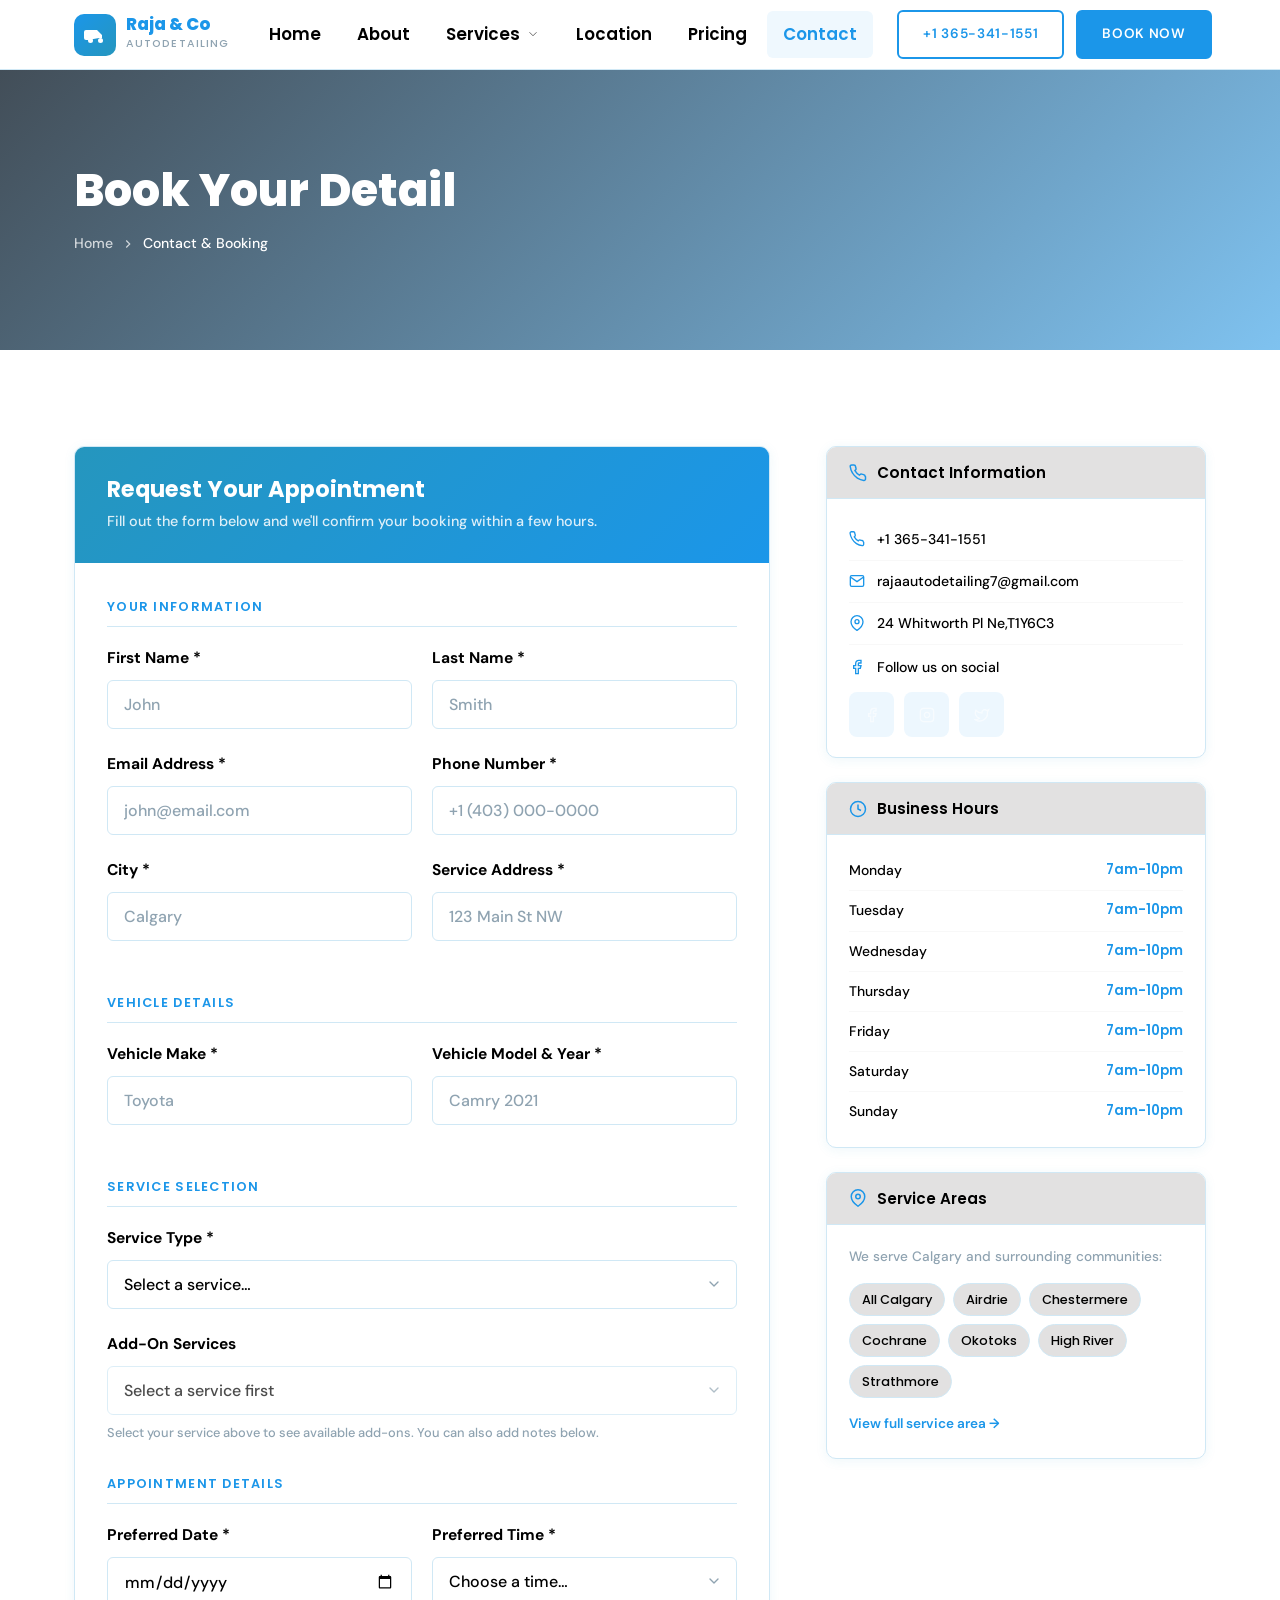
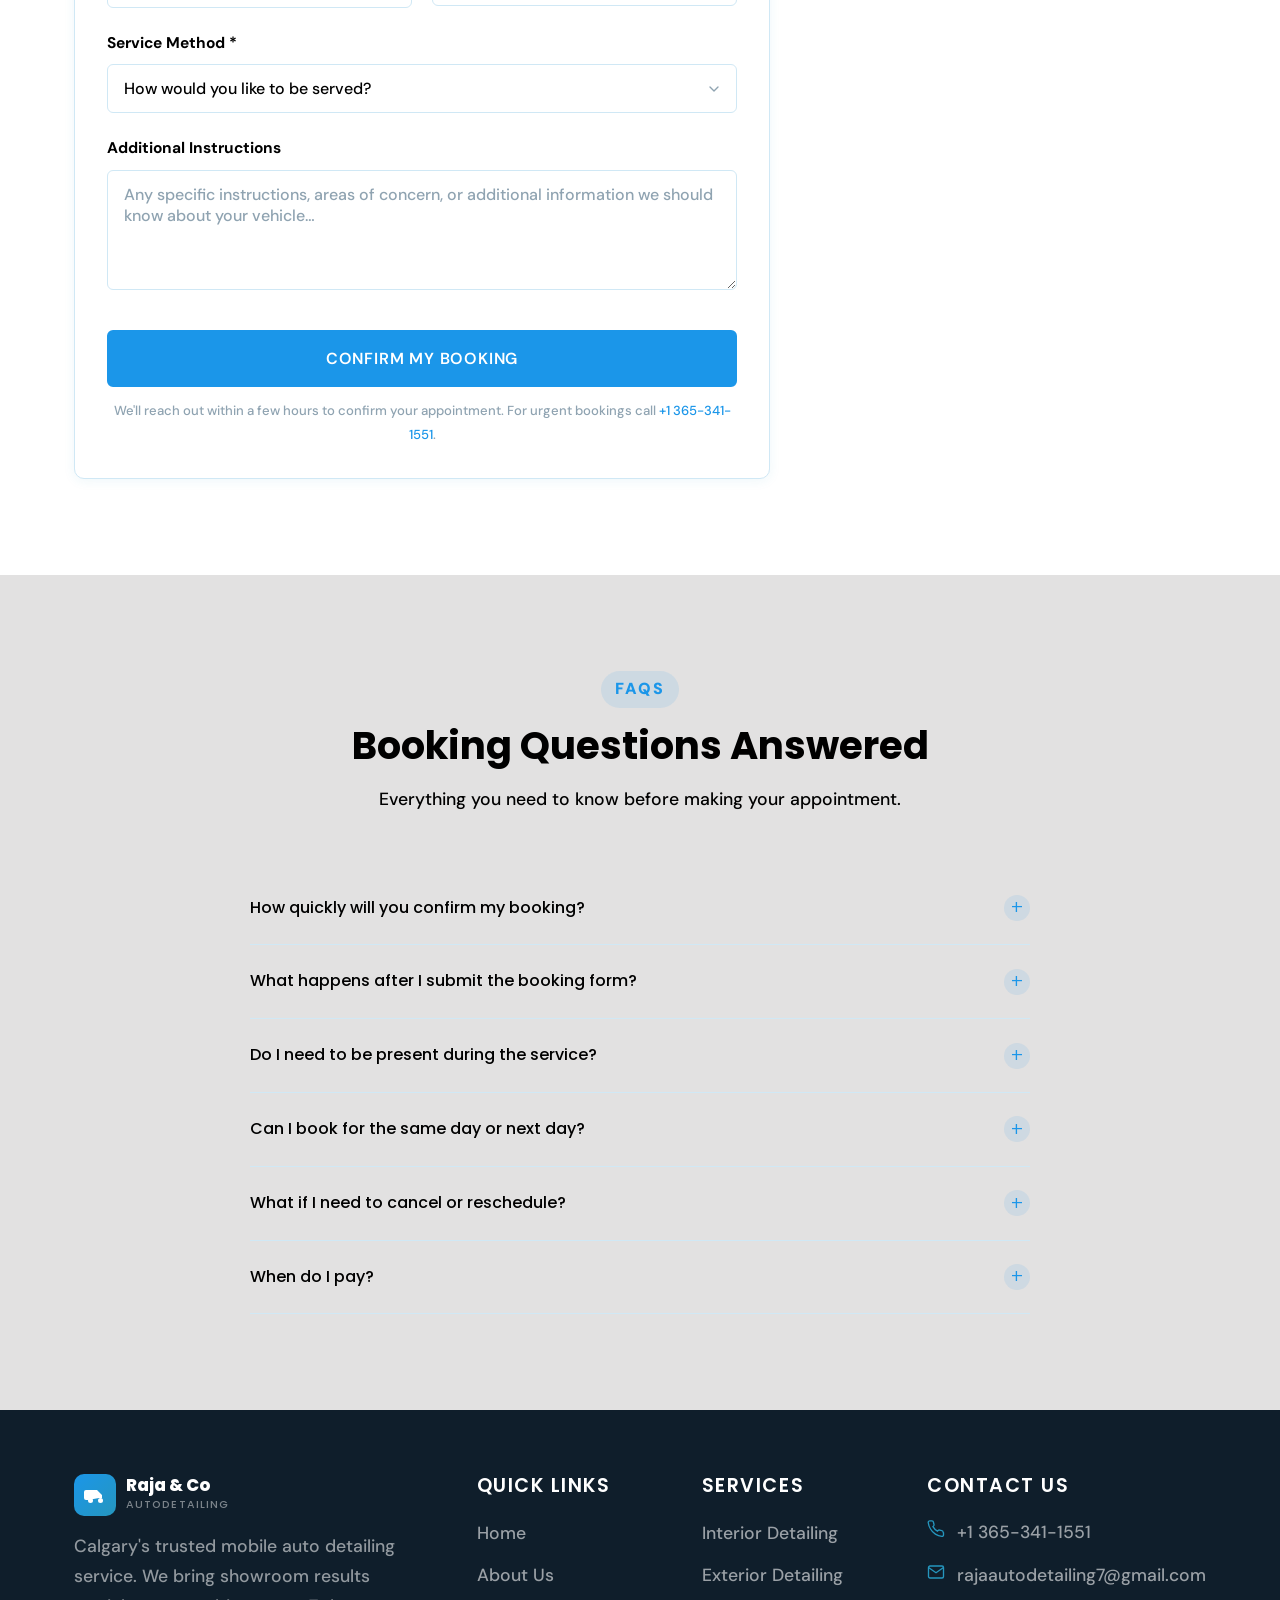
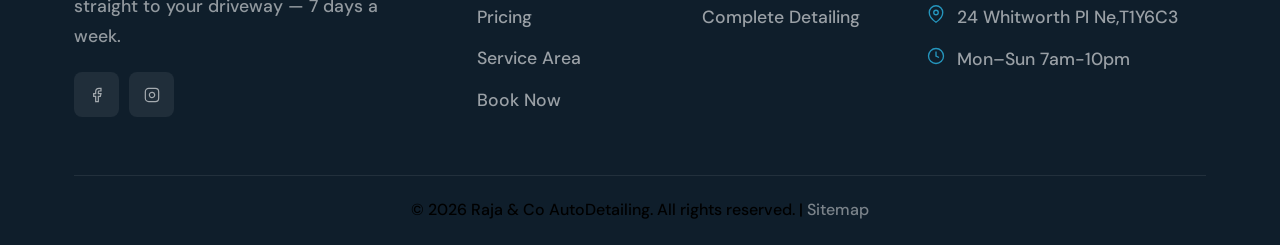
<file: contact/index.html>
<!DOCTYPE html>
<html lang="en">

<head>
  <meta charset="UTF-8" />
  <meta name="viewport" content="width=device-width, initial-scale=1.0" />
  <title>Book Your Detail — Raja &amp; Co AutoDetailing Calgary</title>
  <meta name="description"
    content="Book your car detailing appointment with Raja & Co AutoDetailing in Calgary. Mobile service, 7 days a week. Interior, exterior and complete packages available." />
  <meta name="robots" content="index, follow" />
  <link rel="canonical" href="https://rajacoautodetailing.ca/contact/" />
  <link rel="preconnect" href="https://fonts.googleapis.com" />
  <link rel="preconnect" href="https://fonts.gstatic.com" crossorigin />
  <link
    href="https://fonts.googleapis.com/css2?family=Poppins:wght@400;500;600;700;800&family=DM+Sans:wght@400;500;600&display=swap"
    rel="stylesheet" />
  <link rel="stylesheet" href="/css/style.css" />
  <style>
    .contact-layout {
      display: grid;
      grid-template-columns: 1fr 380px;
      gap: 56px;
      align-items: start;
    }

    /* ── Booking form card ─────────────────────── */
    .booking-card {
      background: var(--white);
      border: 1px solid var(--border);
      border-radius: var(--radius);
      box-shadow: var(--shadow-sm);
      overflow: hidden;
    }

    .booking-card-header {
      background: linear-gradient(135deg, var(--blue-light), var(--blue-dark));
      padding: 28px 32px;
    }

    .booking-card-header h2 {
      color: white;
      font-size: 1.4rem;
      margin-bottom: 6px;
    }

    .booking-card-header p {
      color: rgba(255, 255, 255, .85);
      font-size: .9rem;
    }

    .booking-card-body {
      padding: 32px;
    }

    .form-section-title {
      font-family: 'Poppins', sans-serif;
      font-weight: 600;
      font-size: .8rem;
      letter-spacing: .1em;
      text-transform: uppercase;
      color: var(--blue-dark);
      margin: 28px 0 18px;
      padding-bottom: 8px;
      border-bottom: 1px solid var(--border);
    }

    .form-section-title:first-child {
      margin-top: 0;
    }

    .booking-submit {
      width: 100%;
      padding: 16px;
      font-size: 1rem;
      margin-top: 8px;
      border-radius: var(--radius-sm);
    }

    .form-note {
      text-align: center;
      font-size: .82rem;
      color: var(--text-muted);
      margin-top: 12px;
    }

    /* ── Sidebar ───────────────────────────────── */
    .sidebar {
      display: flex;
      flex-direction: column;
      gap: 24px;
    }

    .sidebar-card {
      background: var(--white);
      border: 1px solid var(--border);
      border-radius: var(--radius);
      overflow: hidden;
      box-shadow: var(--shadow-sm);
    }

    .sidebar-card-header {
      background: var(--surface);
      padding: 16px 22px;
      border-bottom: 1px solid var(--border);
    }

    .sidebar-card-header h3 {
      font-size: .95rem;
      font-weight: 600;
      color: var(--text-dark);
      margin: 0;
      display: flex;
      align-items: center;
      gap: 10px;
    }

    .sidebar-card-header h3 svg {
      width: 18px;
      height: 18px;
      stroke: var(--blue-dark);
      fill: none;
      stroke-width: 2;
    }

    .sidebar-card-body {
      padding: 20px 22px;
    }

    .sidebar-info-row {
      display: flex;
      align-items: flex-start;
      gap: 12px;
      padding: 10px 0;
      border-bottom: 1px solid var(--bg);
      font-size: .88rem;
    }

    .sidebar-info-row:last-child {
      border-bottom: none;
      padding-bottom: 0;
    }

    .sidebar-info-row svg {
      width: 16px;
      height: 16px;
      flex-shrink: 0;
      margin-top: 2px;
      stroke: var(--blue-dark);
      fill: none;
      stroke-width: 2;
    }

    .sidebar-info-row span,
    .sidebar-info-row a {
      color: var(--text-body);
      line-height: 1.5;
    }

    .sidebar-info-row a:hover {
      color: var(--blue-dark);
    }

    .hours-mini {
      list-style: none;
    }

    .hours-mini li {
      display: flex;
      justify-content: space-between;
      padding: 7px 0;
      font-size: .87rem;
      border-bottom: 1px solid var(--bg);
    }

    .hours-mini li:last-child {
      border-bottom: none;
    }

    .hours-mini .day {
      color: var(--text-dark);
      font-weight: 500;
    }

    .hours-mini .time {
      color: var(--blue-dark);
      font-weight: 600;
      font-family: 'Poppins', sans-serif;
      font-size: .82rem;
    }

    .social-row {
      display: flex;
      gap: 10px;
      padding-top: 4px;
    }

    .social-row .social-btn {
      background: rgba(27, 150, 233, .08);
    }

    .service-areas-mini {
      display: flex;
      flex-wrap: wrap;
      gap: 8px;
    }

    .area-tag {
      background: var(--surface);
      border: 1px solid var(--border);
      border-radius: 50px;
      padding: 4px 12px;
      font-size: .8rem;
      color: var(--text-body);
      font-family: 'Poppins', sans-serif;
      font-weight: 500;
    }

    /* ── Success message ───────────────────────── */
    .form-success {
      display: none;
      text-align: center;
      padding: 48px 32px;
    }

    .form-success .success-icon {
      width: 72px;
      height: 72px;
      background: rgba(46, 184, 154, .12);
      border-radius: 50%;
      display: flex;
      align-items: center;
      justify-content: center;
      margin: 0 auto 20px;
    }

    .form-success .success-icon svg {
      width: 36px;
      height: 36px;
      stroke: var(--teal-check);
      fill: none;
      stroke-width: 2.5;
    }

    .form-success h3 {
      color: var(--text-dark);
      margin-bottom: 10px;
    }

    .form-success p {
      color: var(--text-body);
      font-size: .95rem;
    }

    @media (max-width: 1024px) {
      .contact-layout {
        grid-template-columns: 1fr;
      }

      .sidebar {
        display: grid;
        grid-template-columns: 1fr 1fr;
      }
    }

    @media (max-width: 640px) {
      .sidebar {
        grid-template-columns: 1fr;
      }

      .booking-card-body {
        padding: 24px 20px;
      }
    }
  </style>
</head>

<body>

  <!-- ══ NAVBAR ════════════════════════════════════════════ -->
  <nav class="navbar" role="navigation" aria-label="Main navigation">
    <div class="container">
      <a href="/" class="nav-logo">
        <div class="nav-logo-icon"><svg viewBox="0 0 24 24">
            <path d="M5 17H3a2 2 0 0 1-2-2V9a2 2 0 0 1 2-2h11l5 5v3h-3" />
            <circle cx="7.5" cy="17.5" r="2.5" />
            <circle cx="17.5" cy="17.5" r="2.5" />
          </svg></div>
        <div class="nav-logo-text"><span>Raja &amp; Co</span><span>AutoDetailing</span></div>
      </a>
      <ul class="nav-links">
        <li><a href="/">Home</a></li>
        <li><a href="/about/">About</a></li>
        <li>
          <a href="#">Services <svg viewBox="0 0 24 24">
              <polyline points="6 9 12 15 18 9" />
            </svg></a>
          <ul class="dropdown">
            <li><a href="/services/interior-detailing/">Interior Detailing</a></li>
            <li><a href="/services/exterior-detailing/">Exterior Detailing</a></li>
            <li><a href="/services/complete-detailing/">Complete Auto Detailing</a></li>
          </ul>
        </li>
        <li><a href="/location/">Location</a></li>
        <li><a href="/pricing/">Pricing</a></li>
        <li><a href="/contact/" class="active">Contact</a></li>
      </ul>
      <div class="nav-cta">
        <a href="tel:+13653411551" class="btn btn-outline">+1 365-341-1551</a>
        <a href="/contact/" class="btn btn-primary">Book Now</a>
      </div>
      <button class="nav-toggle" id="navToggle"
        aria-label="Toggle menu"><span></span><span></span><span></span></button>
    </div>
  </nav>
  <div class="mobile-nav" id="mobileNav">
    <ul>
      <li><a href="/">Home</a></li>
      <li><a href="/about/">About</a></li>
      <li>
        <a href="#" class="mobile-parent">Services <svg class="m-arrow" viewBox="0 0 24 24"
            style="width:14px;height:14px;stroke:currentColor;fill:none;stroke-width:2;vertical-align:middle;margin-left:4px;transition:transform .3s">
            <polyline points="6 9 12 15 18 9" />
          </svg></a>
        <ul class="mobile-dropdown">
          <li><a href="/services/interior-detailing/">Interior Detailing</a></li>
          <li><a href="/services/exterior-detailing/">Exterior Detailing</a></li>
          <li><a href="/services/complete-detailing/">Complete Auto Detailing</a></li>
        </ul>
      </li>
      <li><a href="/location/">Location</a></li>
      <li><a href="/pricing/">Pricing</a></li>
      <li><a href="/contact/">Contact</a></li>
      <li><a href="/contact/" class="btn btn-primary">Book Now</a></li>
    </ul>
  </div>

  <!-- ══ PAGE HEADER ════════════════════════════════════════ -->
  <header class="page-header">
    <div class="container">
      <h1>Book Your Detail</h1>
      <nav class="breadcrumb" aria-label="Breadcrumb">
        <a href="/">Home</a>
        <svg viewBox="0 0 24 24" style="width:14px;height:14px;stroke:currentColor;fill:none;stroke-width:2">
          <polyline points="9 18 15 12 9 6" />
        </svg>
        <span>Contact &amp; Booking</span>
      </nav>
    </div>
  </header>

  <!-- ══ BOOKING + SIDEBAR of Raja Detailing ══════════════════════════════════ -->
  <section class="section section--white">
    <div class="container">
      <div class="contact-layout">

        <!-- BOOKING FORM -->
        <div class="booking-card">
          <div class="booking-card-header">
            <h2>Request Your Appointment</h2>
            <p>Fill out the form below and we'll confirm your booking within a few hours.</p>
          </div>
          <div class="booking-card-body" id="formWrapper">

            <div class="form-section-title">Your Information</div>
            <div class="form-row">
              <div class="form-group">
                <label for="firstName">First Name *</label>
                <input type="text" id="firstName" name="firstName" placeholder="John" required />
              </div>
              <div class="form-group">
                <label for="lastName">Last Name *</label>
                <input type="text" id="lastName" name="lastName" placeholder="Smith" required />
              </div>
            </div>
            <div class="form-row">
              <div class="form-group">
                <label for="email">Email Address *</label>
                <input type="email" id="email" name="email" placeholder="john@email.com" required />
              </div>
              <div class="form-group">
                <label for="phone">Phone Number *</label>
                <input type="tel" id="phone" name="phone" placeholder="+1 (403) 000-0000" required />
              </div>
            </div>
            <div class="form-row">
              <div class="form-group">
                <label for="city">City *</label>
                <input type="text" id="city" name="city" placeholder="Calgary" required />
              </div>
              <div class="form-group">
                <label for="address">Service Address *</label>
                <input type="text" id="address" name="address" placeholder="123 Main St NW" required />
              </div>
            </div>

            <div class="form-section-title">Vehicle Details</div>
            <div class="form-row">
              <div class="form-group">
                <label for="vehicleMake">Vehicle Make *</label>
                <input type="text" id="vehicleMake" name="vehicleMake" placeholder="Toyota" required />
              </div>
              <div class="form-group">
                <label for="vehicleModel">Vehicle Model &amp; Year *</label>
                <input type="text" id="vehicleModel" name="vehicleModel" placeholder="Camry 2021" required />
              </div>
            </div>

            <div class="form-section-title">Service Selection</div>
            <div class="form-group">
              <label for="serviceType">Service Type *</label>
              <select id="serviceType" name="serviceType" required>
                <option value="" disabled selected>Select a service…</option>
                <optgroup label="Interior Detailing">
                  <option value="interior-basic">Basic Interior — $89</option>
                  <option value="interior-standard">Standard Interior — $149</option>
                  <option value="interior-premium">Premium Interior — $219</option>
                </optgroup>
                <optgroup label="Exterior Detailing">
                  <option value="exterior-shine">Exterior Shine — $119</option>
                  <option value="exterior-full">Full Paint Treatment — $199</option>
                </optgroup>
                <optgroup label="Complete Detailing">
                  <option value="complete-detail">Complete Detail — $249</option>
                  <option value="complete-premium">Premium Complete Detail — $349</option>
                </optgroup>
              </select>
            </div>
            <div class="form-group">
              <label for="addons">Add-On Services</label>
              <select id="addons" name="addons" disabled>
                <option value="">Select a service first</option>
              </select>
              <p style="font-size:.8rem;color:var(--text-muted);margin-top:6px;">Select your service above to see
                available add-ons. You can also add notes below.</p>
            </div>

            <div class="form-section-title">Appointment Details</div>
            <div class="form-row">
              <div class="form-group">
                <label for="preferredDate">Preferred Date *</label>
                <input type="date" id="preferredDate" name="preferredDate" required />
              </div>
              <div class="form-group">
                <label for="preferredTime">Preferred Time *</label>
                <select id="preferredTime" name="preferredTime" required>
                  <option value="" disabled selected>Choose a time…</option>
                  <option value="9:00">9:00 AM</option>
                  <option value="10:00">10:00 AM</option>
                  <option value="11:00">11:00 AM</option>
                  <option value="12:00">12:00 PM</option>
                  <option value="13:00">1:00 PM</option>
                  <option value="14:00">2:00 PM</option>
                  <option value="15:00">3:00 PM</option>
                  <option value="16:00">4:00 PM</option>
                </select>
              </div>
            </div>
            <div class="form-group">
              <label for="serviceMethod">Service Method *</label>
              <select id="serviceMethod" name="serviceMethod" required>
                <option value="" disabled selected>How would you like to be served?</option>
                <option value="mobile">Mobile Service — We come to your location</option>
                <option value="self-drop">Self Drop-Off — You drop the vehicle with us</option>
                <option value="pickup-drop">Pick-Up &amp; Drop-Off — We collect and return your vehicle</option>
              </select>
            </div>
            <div class="form-group">
              <label for="message">Additional Instructions</label>
              <textarea id="message" name="message"
                placeholder="Any specific instructions, areas of concern, or additional information we should know about your vehicle…"></textarea>
            </div>

            <button type="button" class="btn btn-primary booking-submit" id="submitBtn" onclick="handleSubmit()">
              Confirm My Booking
            </button>
            <p class="form-note">We'll reach out within a few hours to confirm your appointment. For urgent bookings
              call <a href="tel:+13653411551" style="color:var(--blue-dark);">+1 365-341-1551</a>.</p>

          </div>
          <!-- Success State -->
          <div class="form-success" id="formSuccess">
            <div class="success-icon">
              <svg viewBox="0 0 24 24">
                <polyline points="20 6 9 17 4 12" />
              </svg>
            </div>
            <h3>Booking Request Sent!</h3>
            <p>Thank you for choosing Raja &amp; Co AutoDetailing. We've received your request and will be in touch
              within a few hours to confirm your appointment.</p>
            <p style="margin-top:12px;">Questions? Call us at <a href="tel:+13653411551"
                style="color:var(--blue-dark);">+1 365-341-1551</a>.</p>
          </div>
        </div>

        <!-- SIDEBAR -->
        <aside class="sidebar">

          <div class="sidebar-card">
            <div class="sidebar-card-header">
              <h3><svg viewBox="0 0 24 24">
                  <path
                    d="M22 16.92v3a2 2 0 0 1-2.18 2 19.79 19.79 0 0 1-8.63-3.07A19.5 19.5 0 0 1 4.69 12a19.79 19.79 0 0 1-3.07-8.67A2 2 0 0 1 3.6 1.18h3a2 2 0 0 1 2 1.72c.127.96.361 1.903.7 2.81a2 2 0 0 1-.45 2.11L7.91 8.91a16 16 0 0 0 6 6l.91-.91a2 2 0 0 1 2.11-.45c.907.339 1.85.573 2.81.7a2 2 0 0 1 1.72 2.02z" />
                </svg>Contact Information</h3>
            </div>
            <div class="sidebar-card-body">
              <div class="sidebar-info-row">
                <svg viewBox="0 0 24 24">
                  <path
                    d="M22 16.92v3a2 2 0 0 1-2.18 2 19.79 19.79 0 0 1-8.63-3.07A19.5 19.5 0 0 1 4.69 12a19.79 19.79 0 0 1-3.07-8.67A2 2 0 0 1 3.6 1.18h3a2 2 0 0 1 2 1.72c.127.96.361 1.903.7 2.81a2 2 0 0 1-.45 2.11L7.91 8.91a16 16 0 0 0 6 6l.91-.91a2 2 0 0 1 2.11-.45c.907.339 1.85.573 2.81.7a2 2 0 0 1 1.72 2.02z" />
                </svg>
                <a href="tel:+13653411551">+1 365-341-1551</a>
              </div>
              <div class="sidebar-info-row">
                <svg viewBox="0 0 24 24">
                  <path d="M4 4h16c1.1 0 2 .9 2 2v12c0 1.1-.9 2-2 2H4c-1.1 0-2-.9-2-2V6c0-1.1.9-2 2-2z" />
                  <polyline points="22,6 12,13 2,6" />
                </svg>
                <a href="mailto:rajaautodetailing7@gmail.com">rajaautodetailing7@gmail.com</a>
              </div>
              <div class="sidebar-info-row">
                <svg viewBox="0 0 24 24">
                  <path d="M21 10c0 7-9 13-9 13s-9-6-9-13a9 9 0 0 1 18 0z" />
                  <circle cx="12" cy="10" r="3" />
                </svg>
                <span>24 Whitworth Pl Ne,T1Y6C3</span>
              </div>
              <div class="sidebar-info-row" style="border:none;padding-top:12px;">
                <svg viewBox="0 0 24 24">
                  <path d="M18 2h-3a5 5 0 0 0-5 5v3H7v4h3v8h4v-8h3l1-4h-4V7a1 1 0 0 1 1-1h3z" />
                </svg>
                <span>Follow us on social</span>
              </div>
              <div class="social-row">
                <a href="#" class="social-btn" aria-label="Facebook"><svg viewBox="0 0 24 24">
                    <path d="M18 2h-3a5 5 0 0 0-5 5v3H7v4h3v8h4v-8h3l1-4h-4V7a1 1 0 0 1 1-1h3z" />
                  </svg></a>
                <a href="https://www.instagram.com/raja_autodetailing/" class="social-btn" aria-label="Instagram"><svg
                    viewBox="0 0 24 24">
                    <rect x="2" y="2" width="20" height="20" rx="5" ry="5" />
                    <path d="M16 11.37A4 4 0 1 1 12.63 8 4 4 0 0 1 16 11.37z" />
                    <line x1="17.5" y1="6.5" x2="17.51" y2="6.5" />
                  </svg></a>
                <a href="#" class="social-btn" aria-label="Twitter"><svg viewBox="0 0 24 24">
                    <path
                      d="M22 4s-.7 2.1-2 3.4c1.6 10-9.4 17.3-18 11.6 2.2.1 4.4-.6 6-2C3 15.5.5 9.6 3 5c2.2 2.6 5.6 4.1 9 4-.9-4.2 4-6.6 7-3.8 1.1 0 3-1.2 3-1.2z" />
                  </svg></a>
              </div>
            </div>
          </div>

          <div class="sidebar-card">
            <div class="sidebar-card-header">
              <h3><svg viewBox="0 0 24 24">
                  <circle cx="12" cy="12" r="10" />
                  <polyline points="12 6 12 12 16 14" />
                </svg>Business Hours</h3>
            </div>
            <div class="sidebar-card-body" style="padding:16px 22px;">
              <ul class="hours-mini">
                <li><span class="day">Monday</span><span class="time">7am-10pm</span></li>
                <li><span class="day">Tuesday</span><span class="time">7am-10pm</span></li>
                <li><span class="day">Wednesday</span><span class="time">7am-10pm</span></li>
                <li><span class="day">Thursday</span><span class="time">7am-10pm</span></li>
                <li><span class="day">Friday</span><span class="time">7am-10pm</span></li>
                <li><span class="day">Saturday</span><span class="time">7am-10pm</span></li>
                <li><span class="day">Sunday</span><span class="time">7am-10pm</span></li>
              </ul>
            </div>
          </div>

          <div class="sidebar-card">
            <div class="sidebar-card-header">
              <h3><svg viewBox="0 0 24 24">
                  <path d="M21 10c0 7-9 13-9 13s-9-6-9-13a9 9 0 0 1 18 0z" />
                  <circle cx="12" cy="10" r="3" />
                </svg>Service Areas</h3>
            </div>
            <div class="sidebar-card-body">
              <p style="font-size:.85rem;color:var(--text-muted);margin-bottom:14px;">We serve Calgary and surrounding
                communities:</p>
              <div class="service-areas-mini">
                <span class="area-tag">All Calgary</span>
                <span class="area-tag">Airdrie</span>
                <span class="area-tag">Chestermere</span>
                <span class="area-tag">Cochrane</span>
                <span class="area-tag">Okotoks</span>
                <span class="area-tag">High River</span>
                <span class="area-tag">Strathmore</span>
              </div>
              <a href="/location/"
                style="display:inline-block;margin-top:14px;font-size:.85rem;color:var(--blue-dark);font-weight:600;">View
                full service area →</a>
            </div>
          </div>

        </aside>

      </div>
    </div>
  </section>

  <!-- ══ FAQ ════════════════════════════════════════════════ -->
  <section class="section section--alt">
    <div class="container">
      <div class="section-header">
        <span class="section-label">FAQs</span>
        <h2>Booking Questions Answered</h2>
        <p>Everything you need to know before making your appointment.</p>
      </div>
      <div class="faq-list">

        <details class="faq-item">
          <summary>How quickly will you confirm my booking?<span class="faq-icon">+</span></summary>
          <div class="faq-answer">We aim to confirm all booking requests within a few hours during business hours
            (9am–6pm, 7 days a week). If you submit after 6pm, we'll confirm first thing the following morning. For
            urgent same-day or next-day requests, call us directly at +1 365-341-1551.</div>
        </details>

        <details class="faq-item">
          <summary>What happens after I submit the booking form?<span class="faq-icon">+</span></summary>
          <div class="faq-answer">Once you submit, our team reviews your request and reaches out by phone or email to
            confirm your date, time, location, and any details about your vehicle. We'll give you a final price
            confirmation and answer any questions before the appointment.</div>
        </details>

        <details class="faq-item">
          <summary>Do I need to be present during the service?<span class="faq-icon">+</span></summary>
          <div class="faq-answer">Not necessarily. Many clients leave their car with us at their home or office and go
            about their day. You just need to ensure we have access to the vehicle and a suitable area to work. We'll
            contact you when the job is complete for a final walkthrough — in person if you're available, or via photos
            if you're not.</div>
        </details>

        <details class="faq-item">
          <summary>Can I book for the same day or next day?<span class="faq-icon">+</span></summary>
          <div class="faq-answer">Subject to availability, same-day and next-day bookings are possible. For the best
            chance at short-notice slots, call us directly rather than using the form — we can check the schedule in
            real time and get you booked right away.</div>
        </details>

        <details class="faq-item">
          <summary>What if I need to cancel or reschedule?<span class="faq-icon">+</span></summary>
          <div class="faq-answer">We ask for at least 24 hours notice for cancellations or rescheduling. Call or email
            us as early as possible and we'll move your appointment to a new date without issue. We're always
            understanding — just let us know.</div>
        </details>

        <details class="faq-item">
          <summary>When do I pay?<span class="faq-icon">+</span></summary>
          <div class="faq-answer">Payment is collected on completion of the service — after you've inspected the work
            and are completely satisfied. We accept cash, e-transfer, and all major credit and debit cards.</div>
        </details> 

      </div>
    </div>
  </section>

  <!-- ══ FOOTER ════════════════════════════════════════════ -->
  <footer class="footer">
    <div class="container">
      <div class="footer-grid">
        <div class="footer-brand">
          <a href="/" class="nav-logo">
            <div class="nav-logo-icon"><svg viewBox="0 0 24 24">
                <path d="M5 17H3a2 2 0 0 1-2-2V9a2 2 0 0 1 2-2h11l5 5v3h-3" />
                <circle cx="7.5" cy="17.5" r="2.5" />
                <circle cx="17.5" cy="17.5" r="2.5" />
              </svg></div>
            <div class="nav-logo-text"><span>Raja &amp; Co</span><span>AutoDetailing</span></div>
          </a>
          <p>Calgary's trusted mobile auto detailing service. We bring showroom results straight to your driveway — 7
            days a week.</p>
          <div class="footer-socials">
            <a href="#" class="social-btn" aria-label="Facebook"><svg viewBox="0 0 24 24">
                <path d="M18 2h-3a5 5 0 0 0-5 5v3H7v4h3v8h4v-8h3l1-4h-4V7a1 1 0 0 1 1-1h3z" />
              </svg></a>
            <a href="https://www.instagram.com/raja_autodetailing/" class="social-btn" aria-label="Instagram"><svg viewBox="0 0 24 24">
                <rect x="2" y="2" width="20" height="20" rx="5" ry="5" />
                <path d="M16 11.37A4 4 0 1 1 12.63 8 4 4 0 0 1 16 11.37z" />
                <line x1="17.5" y1="6.5" x2="17.51" y2="6.5" />
              </svg></a>
          </div>
        </div>
        <div class="footer-col">
          <h4>Quick Links</h4>
          <ul>
            <li><a href="/">Home</a></li>
            <li><a href="/about/">About Us</a></li>
            <li><a href="/pricing/">Pricing</a></li>
            <li><a href="/location/">Service Area</a></li>
            <li><a href="/contact/">Book Now</a></li>
          </ul>
        </div>
        <div class="footer-col">
          <h4>Services</h4>
          <ul>
            <li><a href="/services/interior-detailing/">Interior Detailing</a></li>
            <li><a href="/services/exterior-detailing/">Exterior Detailing</a></li>
            <li><a href="/services/complete-detailing/">Complete Detailing</a></li>
          </ul>
        </div>
        <div class="footer-col">
          <h4>Contact Us</h4>
          <div class="footer-contact-item"><svg viewBox="0 0 24 24">
              <path
                d="M22 16.92v3a2 2 0 0 1-2.18 2 19.79 19.79 0 0 1-8.63-3.07A19.5 19.5 0 0 1 4.69 12a19.79 19.79 0 0 1-3.07-8.67A2 2 0 0 1 3.6 1.18h3a2 2 0 0 1 2 1.72c.127.96.361 1.903.7 2.81a2 2 0 0 1-.45 2.11L7.91 8.91a16 16 0 0 0 6 6l.91-.91a2 2 0 0 1 2.11-.45c.907.339 1.85.573 2.81.7a2 2 0 0 1 1.72 2.02z" />
            </svg><span><a href="tel:+13653411551" style="color:inherit;">+1 365-341-1551</a></span></div>
          <div class="footer-contact-item"><svg viewBox="0 0 24 24">
              <path d="M4 4h16c1.1 0 2 .9 2 2v12c0 1.1-.9 2-2 2H4c-1.1 0-2-.9-2-2V6c0-1.1.9-2 2-2z" />
              <polyline points="22,6 12,13 2,6" />
            </svg><span><a href="mailto:rajaautodetailing7@gmail.com"
                style="color:inherit;">rajaautodetailing7@gmail.com</a></span></div>
          <div class="footer-contact-item"><svg viewBox="0 0 24 24">
              <path d="M21 10c0 7-9 13-9 13s-9-6-9-13a9 9 0 0 1 18 0z" />
              <circle cx="12" cy="10" r="3" />
            </svg><span>24 Whitworth Pl Ne,T1Y6C3</span></div>
          <div class="footer-contact-item"><svg viewBox="0 0 24 24">
              <circle cx="12" cy="12" r="10" />
              <polyline points="12 6 12 12 16 14" />
            </svg><span>Mon–Sun 7am-10pm</span></div>
        </div>
      </div>
      <div class="footer-bottom">
        <p>&copy; 2026 Raja &amp; Co AutoDetailing. All rights reserved. | <a href="/sitemap.xml">Sitemap</a></p>
      </div>
    </div>
  </footer>

  <script src="/js/main.js"></script>
  <script>
    function handleSubmit() {
      const required = ['firstName', 'lastName', 'email', 'phone', 'city', 'address', 'vehicleMake', 'vehicleModel', 'serviceType', 'preferredDate', 'preferredTime', 'serviceMethod'];
      let valid = true;
      required.forEach(id => {
        const el = document.getElementById(id);
        if (!el || !el.value.trim()) {
          el && (el.style.borderColor = '#e05252');
          valid = false;
        } else {
          el.style.borderColor = '';
        }
      });
      if (!valid) {
        alert('Please fill in all required fields before submitting.');
        return;
      }
      document.getElementById('formWrapper').style.display = 'none';
      document.getElementById('formSuccess').style.display = 'block';
      window.scrollTo({ top: document.querySelector('.booking-card').offsetTop - 100, behavior: 'smooth' });
    }
  </script>
</body>

</html>
</file>
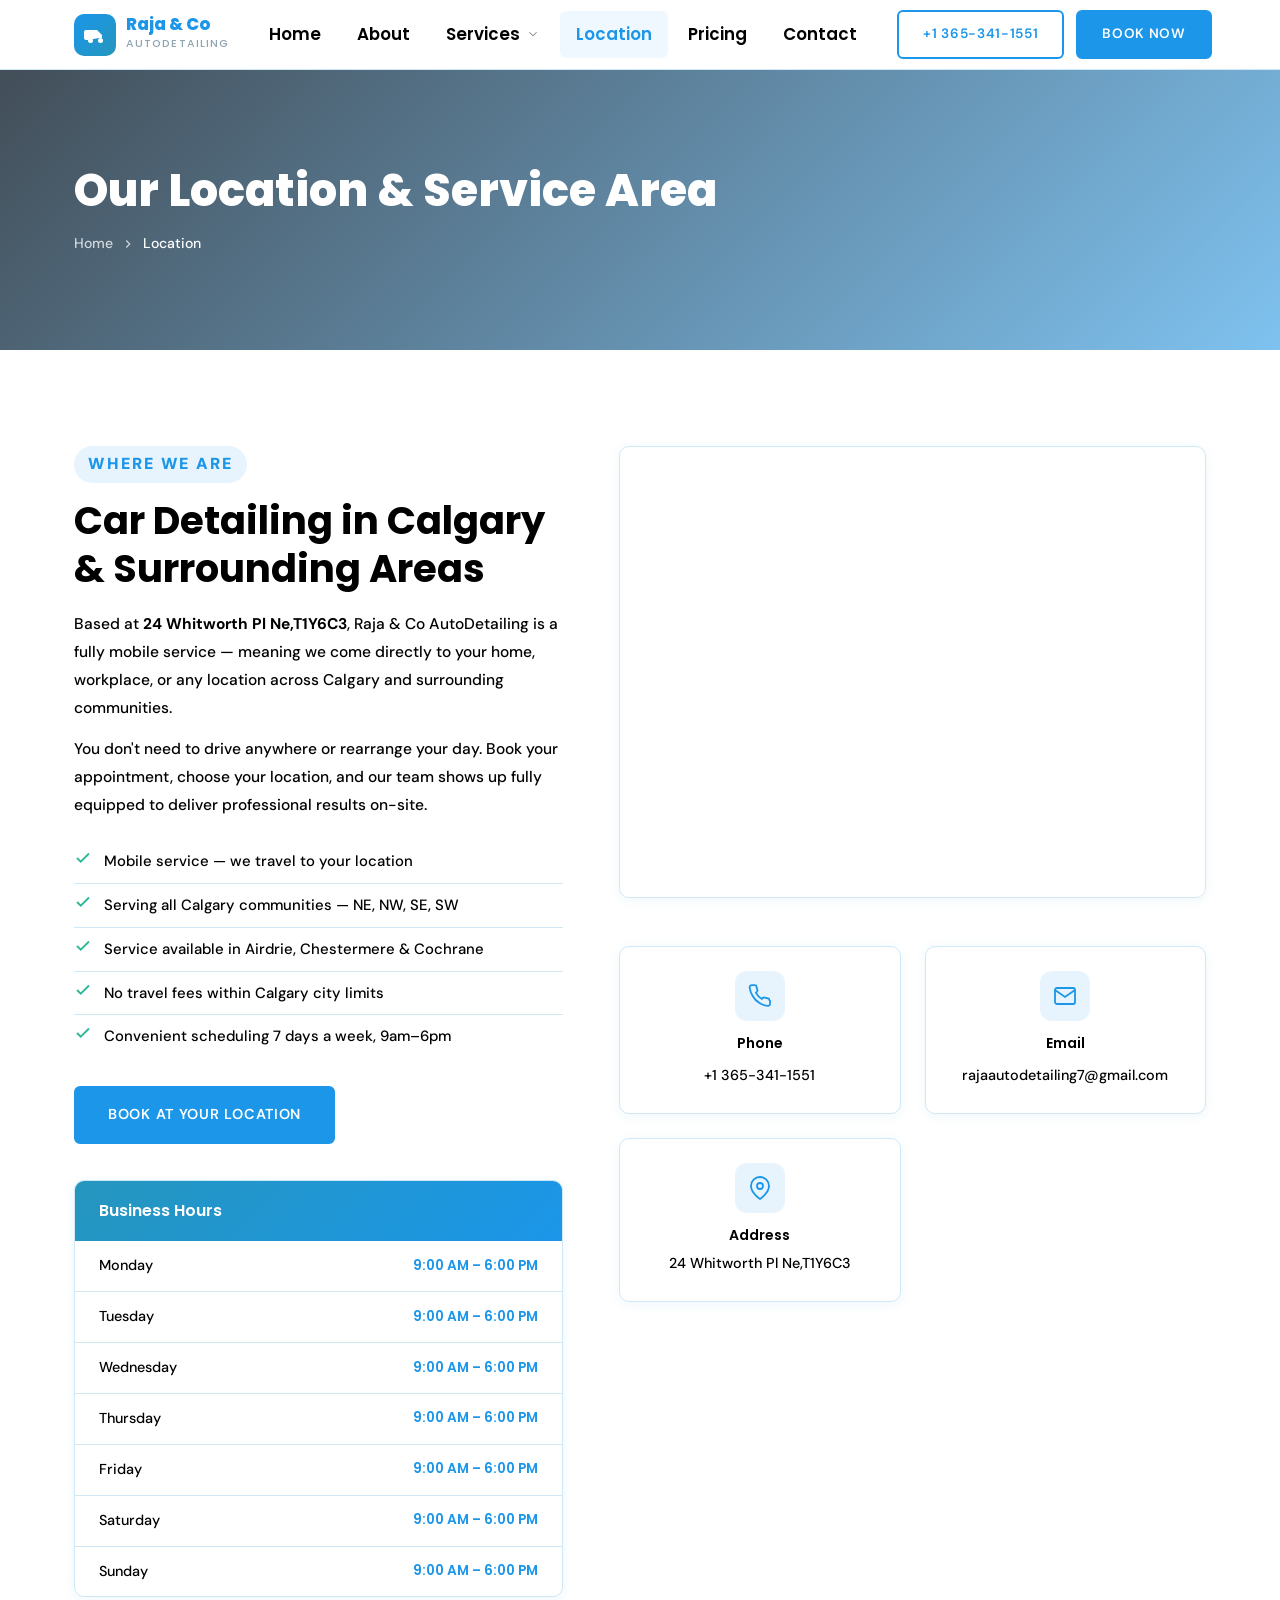
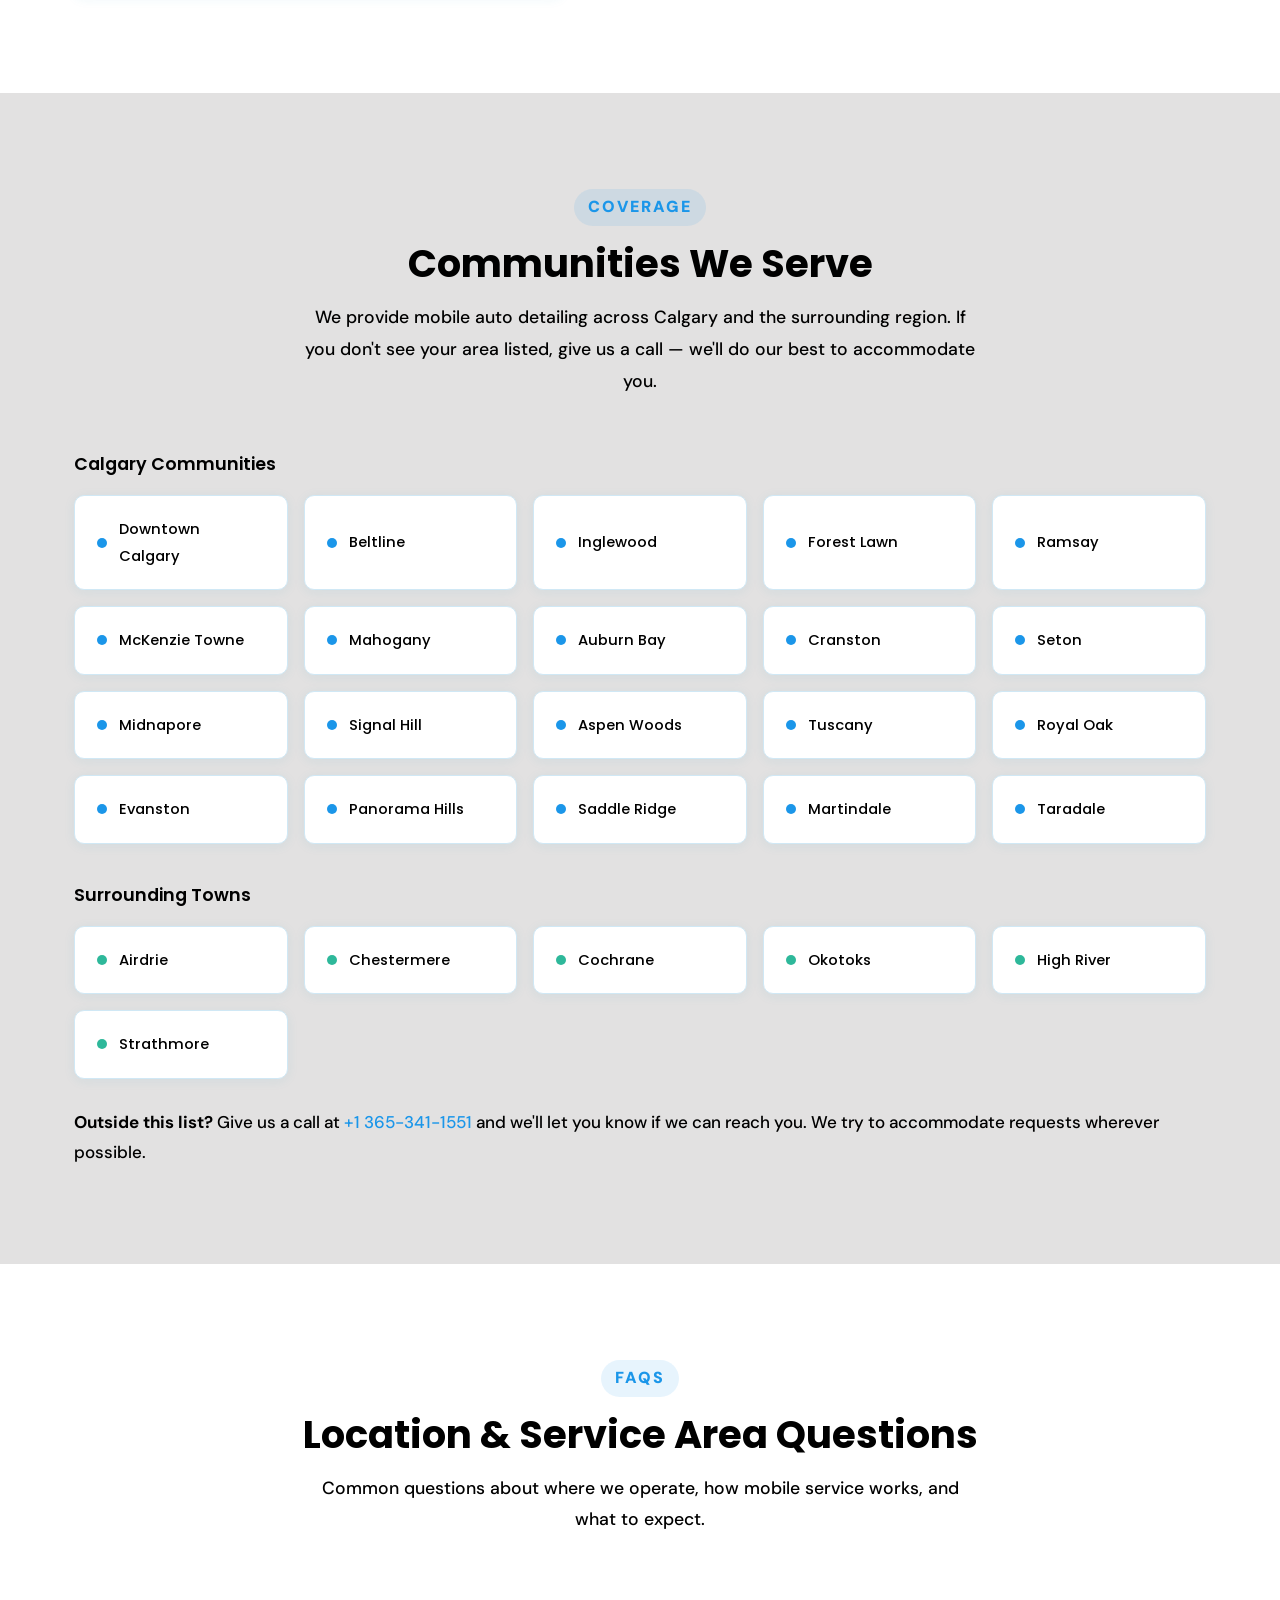
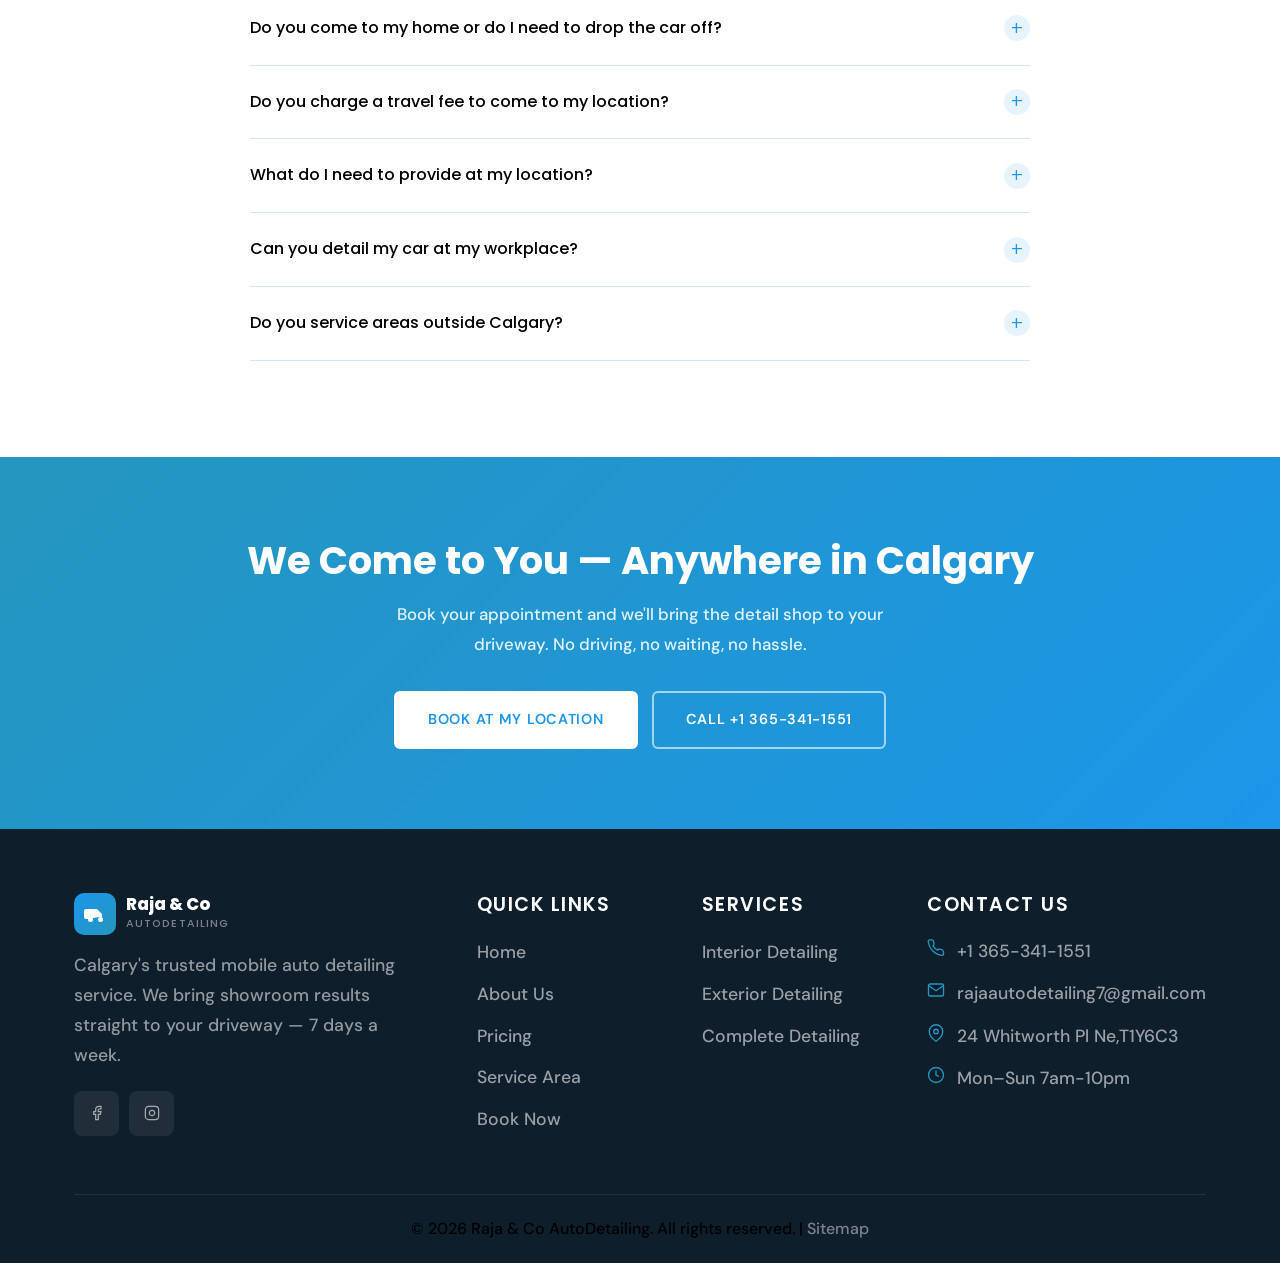
<file: location/index.html>
<!DOCTYPE html>
<html lang="en">
<head>
  <meta charset="UTF-8" />
  <meta name="viewport" content="width=device-width, initial-scale=1.0" />
  <title>Service Area — Raja &amp; Co AutoDetailing Calgary</title>
  <meta name="description" content="Raja & Co AutoDetailing serves Calgary and surrounding areas including Airdrie, Chestermere, Cochrane and more. Mobile detailing that comes to you." />
  <meta name="robots" content="index, follow" />
  <link rel="canonical" href="https://rajacoautodetailing.ca/location/" />
  <link rel="preconnect" href="https://fonts.googleapis.com" />
  <link rel="preconnect" href="https://fonts.gstatic.com" crossorigin />
  <link href="https://fonts.googleapis.com/css2?family=Poppins:wght@400;500;600;700;800&family=DM+Sans:wght@400;500;600&display=swap" rel="stylesheet" />
  <link rel="stylesheet" href="/css/style.css" />
  <style>
    .map-section-grid {
      display: grid;
      grid-template-columns: 1fr 1.2fr;
      gap: 56px;
      align-items: start;
    }
    .map-text h2 { margin-bottom: 18px; }
    .map-text p { margin-bottom: 14px; font-size: .97rem; }
    .map-checklist { list-style: none; margin: 20px 0 28px; }
    .map-checklist li {
      display: flex;
      align-items: flex-start;
      gap: 12px;
      padding: 8px 0;
      font-size: .93rem;
      color: var(--text-body);
      border-bottom: 1px solid var(--border);
    }
    .map-checklist li:last-child { border-bottom: none; }
    .map-checklist li svg {
      width: 18px; height: 18px; flex-shrink: 0; margin-top: 1px;
      stroke: var(--teal-check); fill: none; stroke-width: 2.5;
    }
    .areas-grid {
      display: grid;
      grid-template-columns: repeat(auto-fill, minmax(200px, 1fr));
      gap: 16px;
    }
    .area-card {
      background: var(--white);
      border: 1px solid var(--border);
      border-radius: var(--radius);
      padding: 20px 22px;
      display: flex;
      align-items: center;
      gap: 12px;
      transition: border-color var(--transition), transform var(--transition);
      box-shadow: var(--shadow-sm);
    }
    .area-card:hover {
      border-color: var(--blue-light);
      transform: translateY(-2px);
    }
    .area-dot {
      width: 10px; height: 10px; flex-shrink: 0;
      background: var(--blue-dark);
      border-radius: 50%;
    }
    .area-card span {
      font-family: 'Poppins', sans-serif;
      font-weight: 500;
      font-size: .92rem;
      color: var(--text-dark);
    }
    .hours-card {
      background: var(--white);
      border: 1px solid var(--border);
      border-radius: var(--radius);
      overflow: hidden;
      box-shadow: var(--shadow-sm);
    }
    .hours-card-header {
      background: linear-gradient(135deg, var(--blue-light), var(--blue-dark));
      padding: 20px 24px;
      color: white;
    }
    .hours-card-header h3 { color: white; font-size: 1rem; margin: 0; }
    .hours-row {
      display: flex;
      justify-content: space-between;
      align-items: center;
      padding: 12px 24px;
      border-bottom: 1px solid var(--border);
      font-size: .9rem;
    }
    .hours-row:last-child { border-bottom: none; }
    .hours-day { color: var(--text-dark); font-weight: 500; }
    .hours-time { color: var(--blue-dark); font-weight: 600; font-family: 'Poppins', sans-serif; font-size: .85rem; }
    .contact-strip {
      display: grid;
      grid-template-columns: repeat(auto-fit, minmax(220px, 1fr));
      gap: 24px;
      margin-top: 48px;
    }
    .contact-info-card {
      background: var(--white);
      border: 1px solid var(--border);
      border-radius: var(--radius);
      padding: 24px;
      text-align: center;
      box-shadow: var(--shadow-sm);
      transition: transform var(--transition), border-color var(--transition);
    }
    .contact-info-card:hover { transform: translateY(-3px); border-color: var(--blue-light); }
    .contact-info-icon {
      width: 50px; height: 50px;
      background: rgba(27,150,233,.1);
      border-radius: 12px;
      display: flex; align-items: center; justify-content: center;
      margin: 0 auto 14px;
    }
    .contact-info-icon svg { width: 24px; height: 24px; stroke: var(--blue-dark); fill: none; stroke-width: 1.8; }
    .contact-info-card h4 { font-size: .88rem; font-weight: 600; margin-bottom: 6px; color: var(--text-dark); }
    .contact-info-card p, .contact-info-card a { font-size: .9rem; color: var(--text-body); }
    .contact-info-card a:hover { color: var(--blue-dark); }
    @media (max-width: 900px) {
      .map-section-grid { grid-template-columns: 1fr; }
    }
  </style>
</head>
<body>

  <!-- ══ NAVBAR ════════════════════════════════════════════ -->
  <nav class="navbar" role="navigation" aria-label="Main navigation">
    <div class="container">
      <a href="/" class="nav-logo">
        <div class="nav-logo-icon"><svg viewBox="0 0 24 24"><path d="M5 17H3a2 2 0 0 1-2-2V9a2 2 0 0 1 2-2h11l5 5v3h-3"/><circle cx="7.5" cy="17.5" r="2.5"/><circle cx="17.5" cy="17.5" r="2.5"/></svg></div>
        <div class="nav-logo-text"><span>Raja &amp; Co</span><span>AutoDetailing</span></div>
      </a>
      <ul class="nav-links">
        <li><a href="/">Home</a></li>
        <li><a href="/about/">About</a></li>
        <li>
          <a href="#">Services <svg viewBox="0 0 24 24"><polyline points="6 9 12 15 18 9"/></svg></a>
          <ul class="dropdown">
            <li><a href="/services/interior-detailing/">Interior Detailing</a></li>
            <li><a href="/services/exterior-detailing/">Exterior Detailing</a></li>
            <li><a href="/services/complete-detailing/">Complete Auto Detailing</a></li>
          </ul>
        </li>
        <li><a href="/location/" class="active">Location</a></li>
        <li><a href="/pricing/">Pricing</a></li>
        <li><a href="/contact/">Contact</a></li>
      </ul>
      <div class="nav-cta">
        <a href="tel:+13653411551" class="btn btn-outline">+1 365-341-1551</a>
        <a href="/contact/" class="btn btn-primary">Book Now</a>
      </div>
      <button class="nav-toggle" id="navToggle" aria-label="Toggle menu"><span></span><span></span><span></span></button>
    </div>
  </nav>
  <div class="mobile-nav" id="mobileNav">
    <ul>
      <li><a href="/">Home</a></li>
      <li><a href="/about/">About</a></li>
      <li>
        <a href="#" class="mobile-parent">Services <svg class="m-arrow" viewBox="0 0 24 24" style="width:14px;height:14px;stroke:currentColor;fill:none;stroke-width:2;vertical-align:middle;margin-left:4px;transition:transform .3s"><polyline points="6 9 12 15 18 9"/></svg></a>
        <ul class="mobile-dropdown">
          <li><a href="/services/interior-detailing/">Interior Detailing</a></li>
          <li><a href="/services/exterior-detailing/">Exterior Detailing</a></li>
          <li><a href="/services/complete-detailing/">Complete Auto Detailing</a></li>
        </ul>
      </li>
      <li><a href="/location/">Location</a></li>
      <li><a href="/pricing/">Pricing</a></li>
      <li><a href="/contact/">Contact</a></li>
      <li><a href="/contact/" class="btn btn-primary">Book Now</a></li>
    </ul>
  </div>

  <!-- ══ PAGE HEADER ════════════════════════════════════════ -->
  <header class="page-header">
    <div class="container">
      <h1>Our Location &amp; Service Area</h1>
      <nav class="breadcrumb" aria-label="Breadcrumb">
        <a href="/">Home</a>
        <svg viewBox="0 0 24 24" style="width:14px;height:14px;stroke:currentColor;fill:none;stroke-width:2"><polyline points="9 18 15 12 9 6"/></svg>
        <span>Location</span>
      </nav>
    </div>
  </header>

  <!-- ══ MAP + TEXT ═════════════════════════════════════════ -->
  <section class="section section--white">
    <div class="container">
      <div class="map-section-grid">

        <div class="map-text">
          <span class="section-label">Where We Are</span>
          <h2>Car Detailing in Calgary &amp; Surrounding Areas</h2>
          <p>Based at <strong>24 Whitworth Pl Ne,T1Y6C3</strong>, Raja &amp; Co AutoDetailing is a fully mobile service — meaning we come directly to your home, workplace, or any location across Calgary and surrounding communities.</p>
          <p>You don't need to drive anywhere or rearrange your day. Book your appointment, choose your location, and our team shows up fully equipped to deliver professional results on-site.</p>
          <ul class="map-checklist">
            <li><svg viewBox="0 0 24 24"><polyline points="20 6 9 17 4 12"/></svg>Mobile service — we travel to your location</li>
            <li><svg viewBox="0 0 24 24"><polyline points="20 6 9 17 4 12"/></svg>Serving all Calgary communities — NE, NW, SE, SW</li>
            <li><svg viewBox="0 0 24 24"><polyline points="20 6 9 17 4 12"/></svg>Service available in Airdrie, Chestermere &amp; Cochrane</li>
            <li><svg viewBox="0 0 24 24"><polyline points="20 6 9 17 4 12"/></svg>No travel fees within Calgary city limits</li>
            <li><svg viewBox="0 0 24 24"><polyline points="20 6 9 17 4 12"/></svg>Convenient scheduling 7 days a week, 9am–6pm</li>
          </ul>
          <a href="/contact/" class="btn btn-primary">Book at Your Location</a>

          <!-- Hours -->
          <div class="hours-card" style="margin-top: 36px;">
            <div class="hours-card-header">
              <h3>Business Hours</h3>
            </div>
            <div class="hours-row"><span class="hours-day">Monday</span><span class="hours-time">9:00 AM – 6:00 PM</span></div>
            <div class="hours-row"><span class="hours-day">Tuesday</span><span class="hours-time">9:00 AM – 6:00 PM</span></div>
            <div class="hours-row"><span class="hours-day">Wednesday</span><span class="hours-time">9:00 AM – 6:00 PM</span></div>
            <div class="hours-row"><span class="hours-day">Thursday</span><span class="hours-time">9:00 AM – 6:00 PM</span></div>
            <div class="hours-row"><span class="hours-day">Friday</span><span class="hours-time">9:00 AM – 6:00 PM</span></div>
            <div class="hours-row"><span class="hours-day">Saturday</span><span class="hours-time">9:00 AM – 6:00 PM</span></div>
            <div class="hours-row"><span class="hours-day">Sunday</span><span class="hours-time">9:00 AM – 6:00 PM</span></div>
          </div>
        </div>

        <div>
          <div class="map-wrapper">
            <iframe
              src="https://www.google.com/maps/embed?pb=!1m18!1m12!1m3!1d2508.6691366905493!2d-113.99846702778626!3d51.04073133784317!2m3!1f0!2f0!3f0!3m2!1i1024!2i768!4f13.1!3m3!1m2!1s0x53717b63174a9a65%3A0x3120833ae3a18357!2sRaja%26Co%20AutoDetailing!5e0!3m2!1sen!2s!4v1780933627183!5m2!1sen!2s"
              width="600"
              height="450"
              style="border:0;"
              allowfullscreen=""
              loading="lazy"
              referrerpolicy="no-referrer-when-downgrade"
              title="Raja & Co AutoDetailing location on Google Maps">
            </iframe>
          </div>
          <div class="contact-strip">
            <div class="contact-info-card">
              <div class="contact-info-icon"><svg viewBox="0 0 24 24"><path d="M22 16.92v3a2 2 0 0 1-2.18 2 19.79 19.79 0 0 1-8.63-3.07A19.5 19.5 0 0 1 4.69 12a19.79 19.79 0 0 1-3.07-8.67A2 2 0 0 1 3.6 1.18h3a2 2 0 0 1 2 1.72c.127.96.361 1.903.7 2.81a2 2 0 0 1-.45 2.11L7.91 8.91a16 16 0 0 0 6 6l.91-.91a2 2 0 0 1 2.11-.45c.907.339 1.85.573 2.81.7a2 2 0 0 1 1.72 2.02z"/></svg></div>
              <h4>Phone</h4>
              <a href="tel:+13653411551">+1 365-341-1551</a>
            </div>
            <div class="contact-info-card">
              <div class="contact-info-icon"><svg viewBox="0 0 24 24"><path d="M4 4h16c1.1 0 2 .9 2 2v12c0 1.1-.9 2-2 2H4c-1.1 0-2-.9-2-2V6c0-1.1.9-2 2-2z"/><polyline points="22,6 12,13 2,6"/></svg></div>
              <h4>Email</h4>
              <a href="mailto:rajaautodetailing7@gmail.com">rajaautodetailing7@gmail.com</a>
            </div>
            <div class="contact-info-card">
              <div class="contact-info-icon"><svg viewBox="0 0 24 24"><path d="M21 10c0 7-9 13-9 13s-9-6-9-13a9 9 0 0 1 18 0z"/><circle cx="12" cy="10" r="3"/></svg></div>
              <h4>Address</h4>
              <p>24 Whitworth Pl Ne,T1Y6C3</p>
            </div>
          </div>
        </div>

      </div>
    </div>
  </section>

  <!-- ══ AREAS WE SERVE ══════════════════════════════════════ -->
  <section class="section section--alt">
    <div class="container">
      <div class="section-header">
        <span class="section-label">Coverage</span>
        <h2>Communities We Serve</h2>
        <p>We provide mobile auto detailing across Calgary and the surrounding region. If you don't see your area listed, give us a call — we'll do our best to accommodate you.</p>
      </div>

      <h3 style="font-size:1.1rem;margin-bottom:20px;color:var(--text-dark);">Calgary Communities</h3>
      <div class="areas-grid" style="margin-bottom:40px;">
        <div class="area-card"><div class="area-dot"></div><span>Downtown Calgary</span></div>
        <div class="area-card"><div class="area-dot"></div><span>Beltline</span></div>
        <div class="area-card"><div class="area-dot"></div><span>Inglewood</span></div>
        <div class="area-card"><div class="area-dot"></div><span>Forest Lawn</span></div>
        <div class="area-card"><div class="area-dot"></div><span>Ramsay</span></div>
        <div class="area-card"><div class="area-dot"></div><span>McKenzie Towne</span></div>
        <div class="area-card"><div class="area-dot"></div><span>Mahogany</span></div>
        <div class="area-card"><div class="area-dot"></div><span>Auburn Bay</span></div>
        <div class="area-card"><div class="area-dot"></div><span>Cranston</span></div>
        <div class="area-card"><div class="area-dot"></div><span>Seton</span></div>
        <div class="area-card"><div class="area-dot"></div><span>Midnapore</span></div>
        <div class="area-card"><div class="area-dot"></div><span>Signal Hill</span></div>
        <div class="area-card"><div class="area-dot"></div><span>Aspen Woods</span></div>
        <div class="area-card"><div class="area-dot"></div><span>Tuscany</span></div>
        <div class="area-card"><div class="area-dot"></div><span>Royal Oak</span></div>
        <div class="area-card"><div class="area-dot"></div><span>Evanston</span></div>
        <div class="area-card"><div class="area-dot"></div><span>Panorama Hills</span></div>
        <div class="area-card"><div class="area-dot"></div><span>Saddle Ridge</span></div>
        <div class="area-card"><div class="area-dot"></div><span>Martindale</span></div>
        <div class="area-card"><div class="area-dot"></div><span>Taradale</span></div>
      </div>

      <h3 style="font-size:1.1rem;margin-bottom:20px;color:var(--text-dark);">Surrounding Towns</h3>
      <div class="areas-grid">
        <div class="area-card"><div class="area-dot" style="background:var(--teal-check)"></div><span>Airdrie</span></div>
        <div class="area-card"><div class="area-dot" style="background:var(--teal-check)"></div><span>Chestermere</span></div>
        <div class="area-card"><div class="area-dot" style="background:var(--teal-check)"></div><span>Cochrane</span></div>
        <div class="area-card"><div class="area-dot" style="background:var(--teal-check)"></div><span>Okotoks</span></div>
        <div class="area-card"><div class="area-dot" style="background:var(--teal-check)"></div><span>High River</span></div>
        <div class="area-card"><div class="area-dot" style="background:var(--teal-check)"></div><span>Strathmore</span></div>
      </div>
      <div class="note-box" style="margin-top:28px;"><strong>Outside this list?</strong> Give us a call at <a href="tel:+13653411551" style="color:var(--blue-dark);">+1 365-341-1551</a> and we'll let you know if we can reach you. We try to accommodate requests wherever possible.</div>
    </div>
  </section>

  <!-- ══ FAQ ════════════════════════════════════════════════ -->
  <section class="section section--white">
    <div class="container">
      <div class="section-header">
        <span class="section-label">FAQs</span>
        <h2>Location &amp; Service Area Questions</h2>
        <p>Common questions about where we operate, how mobile service works, and what to expect.</p>
      </div>
      <div class="faq-list">

        <details class="faq-item">
          <summary>Do you come to my home or do I need to drop the car off?<span class="faq-icon">+</span></summary>
          <div class="faq-answer">We come to you. Our service is fully mobile — we bring all the equipment, water, and products we need directly to your location. Whether it's your driveway, your workplace parking lot, or anywhere else in Calgary, just give us the address and we'll be there.</div>
        </details>

        <details class="faq-item">
          <summary>Do you charge a travel fee to come to my location?<span class="faq-icon">+</span></summary>
          <div class="faq-answer">There is no travel fee for any location within Calgary city limits. For locations outside Calgary — such as Airdrie, Chestermere, Cochrane, Okotoks, or other surrounding towns — a small travel fee may apply depending on the distance. We'll always confirm this when you book so there are no surprises.</div>
        </details>

        <details class="faq-item">
          <summary>What do I need to provide at my location?<span class="faq-icon">+</span></summary>
          <div class="faq-answer">For most services, nothing at all — we're completely self-contained. However, for services requiring a water source (such as full exterior washes), access to a standard outdoor tap can be helpful, though not always required. We'll let you know in advance if anything specific is needed for your appointment.</div>
        </details>

        <details class="faq-item">
          <summary>Can you detail my car at my workplace?<span class="faq-icon">+</span></summary>
          <div class="faq-answer">Absolutely. Many of our clients prefer to have their car detailed while they're at the office. Just make sure there's a parking spot available for us to work around the vehicle. We're discreet, professional, and fully self-contained.</div>
        </details>

        <details class="faq-item">
          <summary>Do you service areas outside Calgary?<span class="faq-icon">+</span></summary>
          <div class="faq-answer">Yes — we regularly service Airdrie, Chestermere, Cochrane, Okotoks, High River, and Strathmore. For towns further out, please call us and we'll let you know if we can accommodate you. A travel fee may apply for locations outside the city.</div>
        </details>

      </div>
    </div>
  </section>

  <!-- ══ CTA BANNER ════════════════════════════════════════ -->
  <section class="cta-banner">
    <div class="container">
      <h2>We Come to You — Anywhere in Calgary</h2>
      <p>Book your appointment and we'll bring the detail shop to your driveway. No driving, no waiting, no hassle.</p>
      <div class="btn-group">
        <a href="/contact/" class="btn btn-white">Book at My Location</a>
        <a href="tel:+13653411551" class="btn btn-outline" style="border-color:rgba(255,255,255,.6);color:white;">Call +1 365-341-1551</a>
      </div>
    </div>
  </section>

  <!-- ══ FOOTER ════════════════════════════════════════════ -->
  <footer class="footer">
    <div class="container">
      <div class="footer-grid">
        <div class="footer-brand">
          <a href="/" class="nav-logo"><div class="nav-logo-icon"><svg viewBox="0 0 24 24"><path d="M5 17H3a2 2 0 0 1-2-2V9a2 2 0 0 1 2-2h11l5 5v3h-3"/><circle cx="7.5" cy="17.5" r="2.5"/><circle cx="17.5" cy="17.5" r="2.5"/></svg></div><div class="nav-logo-text"><span>Raja &amp; Co</span><span>AutoDetailing</span></div></a>
          <p>Calgary's trusted mobile auto detailing service. We bring showroom results straight to your driveway — 7 days a week.</p>
          <div class="footer-socials">
            <a href="#" class="social-btn" aria-label="Facebook"><svg viewBox="0 0 24 24"><path d="M18 2h-3a5 5 0 0 0-5 5v3H7v4h3v8h4v-8h3l1-4h-4V7a1 1 0 0 1 1-1h3z"/></svg></a>
            <a href="https://www.instagram.com/raja_autodetailing/" class="social-btn" aria-label="Instagram"><svg viewBox="0 0 24 24"><rect x="2" y="2" width="20" height="20" rx="5" ry="5"/><path d="M16 11.37A4 4 0 1 1 12.63 8 4 4 0 0 1 16 11.37z"/><line x1="17.5" y1="6.5" x2="17.51" y2="6.5"/></svg></a>
          </div>
        </div>
        <div class="footer-col"><h4>Quick Links</h4><ul><li><a href="/">Home</a></li><li><a href="/about/">About Us</a></li><li><a href="/pricing/">Pricing</a></li><li><a href="/location/">Service Area</a></li><li><a href="/contact/">Book Now</a></li></ul></div>
        <div class="footer-col"><h4>Services</h4><ul><li><a href="/services/interior-detailing/">Interior Detailing</a></li><li><a href="/services/exterior-detailing/">Exterior Detailing</a></li><li><a href="/services/complete-detailing/">Complete Detailing</a></li></ul></div>
        <div class="footer-col">
          <h4>Contact Us</h4>
          <div class="footer-contact-item"><svg viewBox="0 0 24 24"><path d="M22 16.92v3a2 2 0 0 1-2.18 2 19.79 19.79 0 0 1-8.63-3.07A19.5 19.5 0 0 1 4.69 12a19.79 19.79 0 0 1-3.07-8.67A2 2 0 0 1 3.6 1.18h3a2 2 0 0 1 2 1.72c.127.96.361 1.903.7 2.81a2 2 0 0 1-.45 2.11L7.91 8.91a16 16 0 0 0 6 6l.91-.91a2 2 0 0 1 2.11-.45c.907.339 1.85.573 2.81.7a2 2 0 0 1 1.72 2.02z"/></svg><span><a href="tel:+13653411551" style="color:inherit;">+1 365-341-1551</a></span></div>
          <div class="footer-contact-item"><svg viewBox="0 0 24 24"><path d="M4 4h16c1.1 0 2 .9 2 2v12c0 1.1-.9 2-2 2H4c-1.1 0-2-.9-2-2V6c0-1.1.9-2 2-2z"/><polyline points="22,6 12,13 2,6"/></svg><span><a href="mailto:rajaautodetailing7@gmail.com" style="color:inherit;">rajaautodetailing7@gmail.com</a></span></div>
          <div class="footer-contact-item"><svg viewBox="0 0 24 24"><path d="M21 10c0 7-9 13-9 13s-9-6-9-13a9 9 0 0 1 18 0z"/><circle cx="12" cy="10" r="3"/></svg><span>24 Whitworth Pl Ne,T1Y6C3</span></div>
          <div class="footer-contact-item"><svg viewBox="0 0 24 24"><circle cx="12" cy="12" r="10"/><polyline points="12 6 12 12 16 14"/></svg><span>Mon–Sun 7am-10pm</span></div>
        </div>
      </div>
      <div class="footer-bottom"><p>&copy; 2026 Raja &amp; Co AutoDetailing. All rights reserved. | <a href="/sitemap.xml">Sitemap</a></p></div>
    </div>
  </footer>

  <script src="/js/main.js"></script>
</body>
</html>
</file>
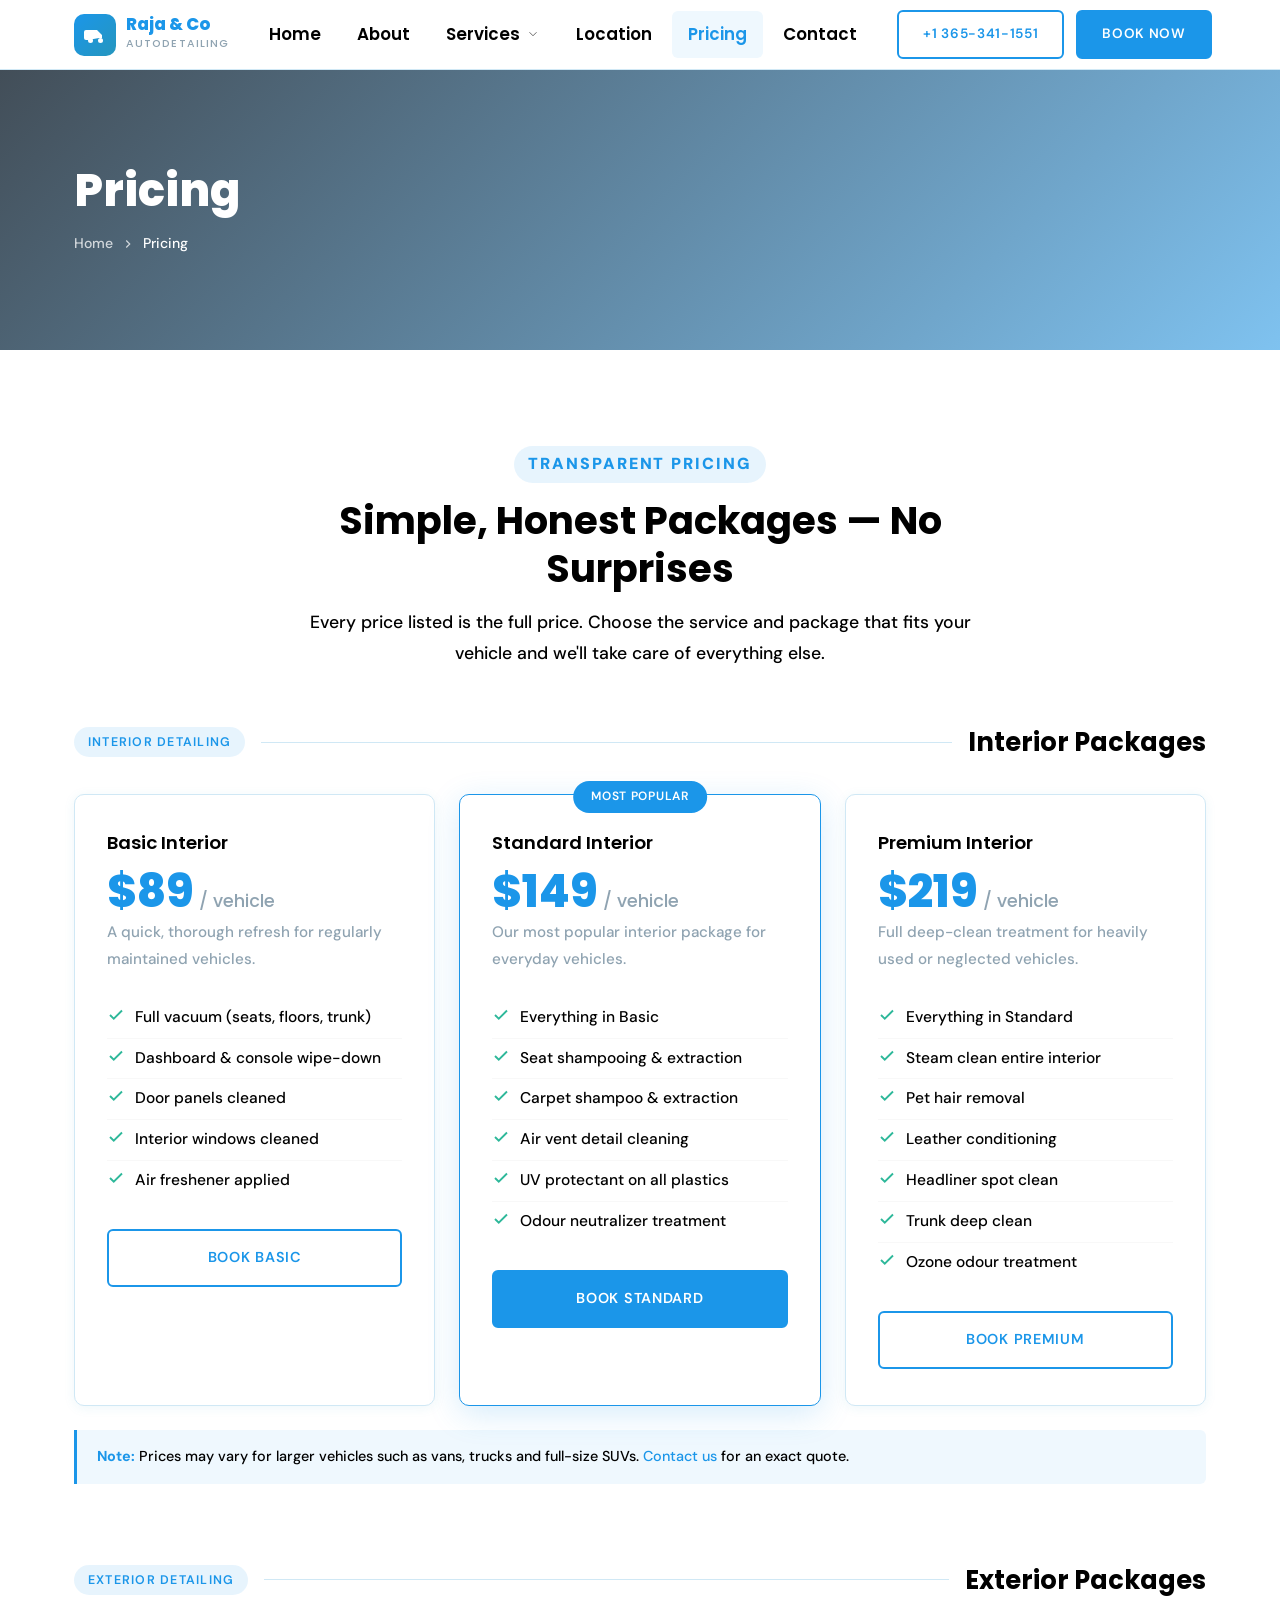
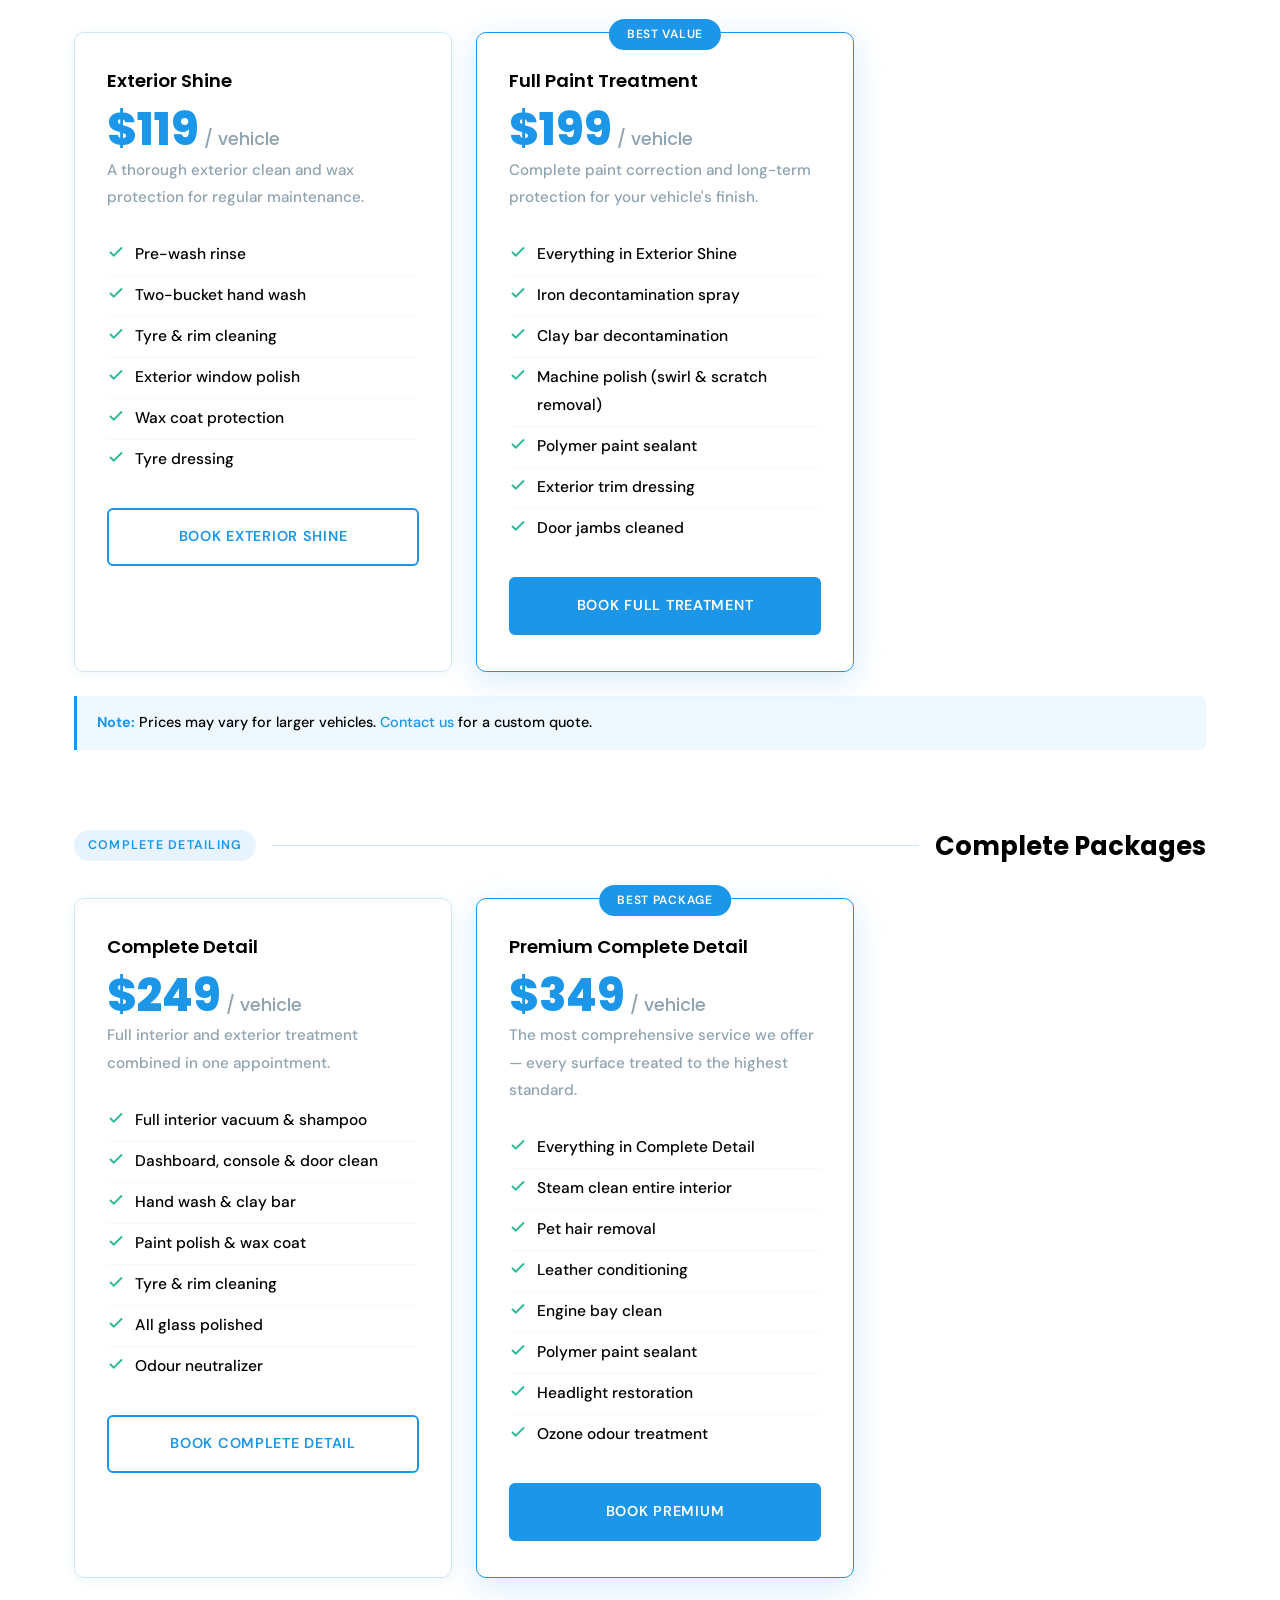
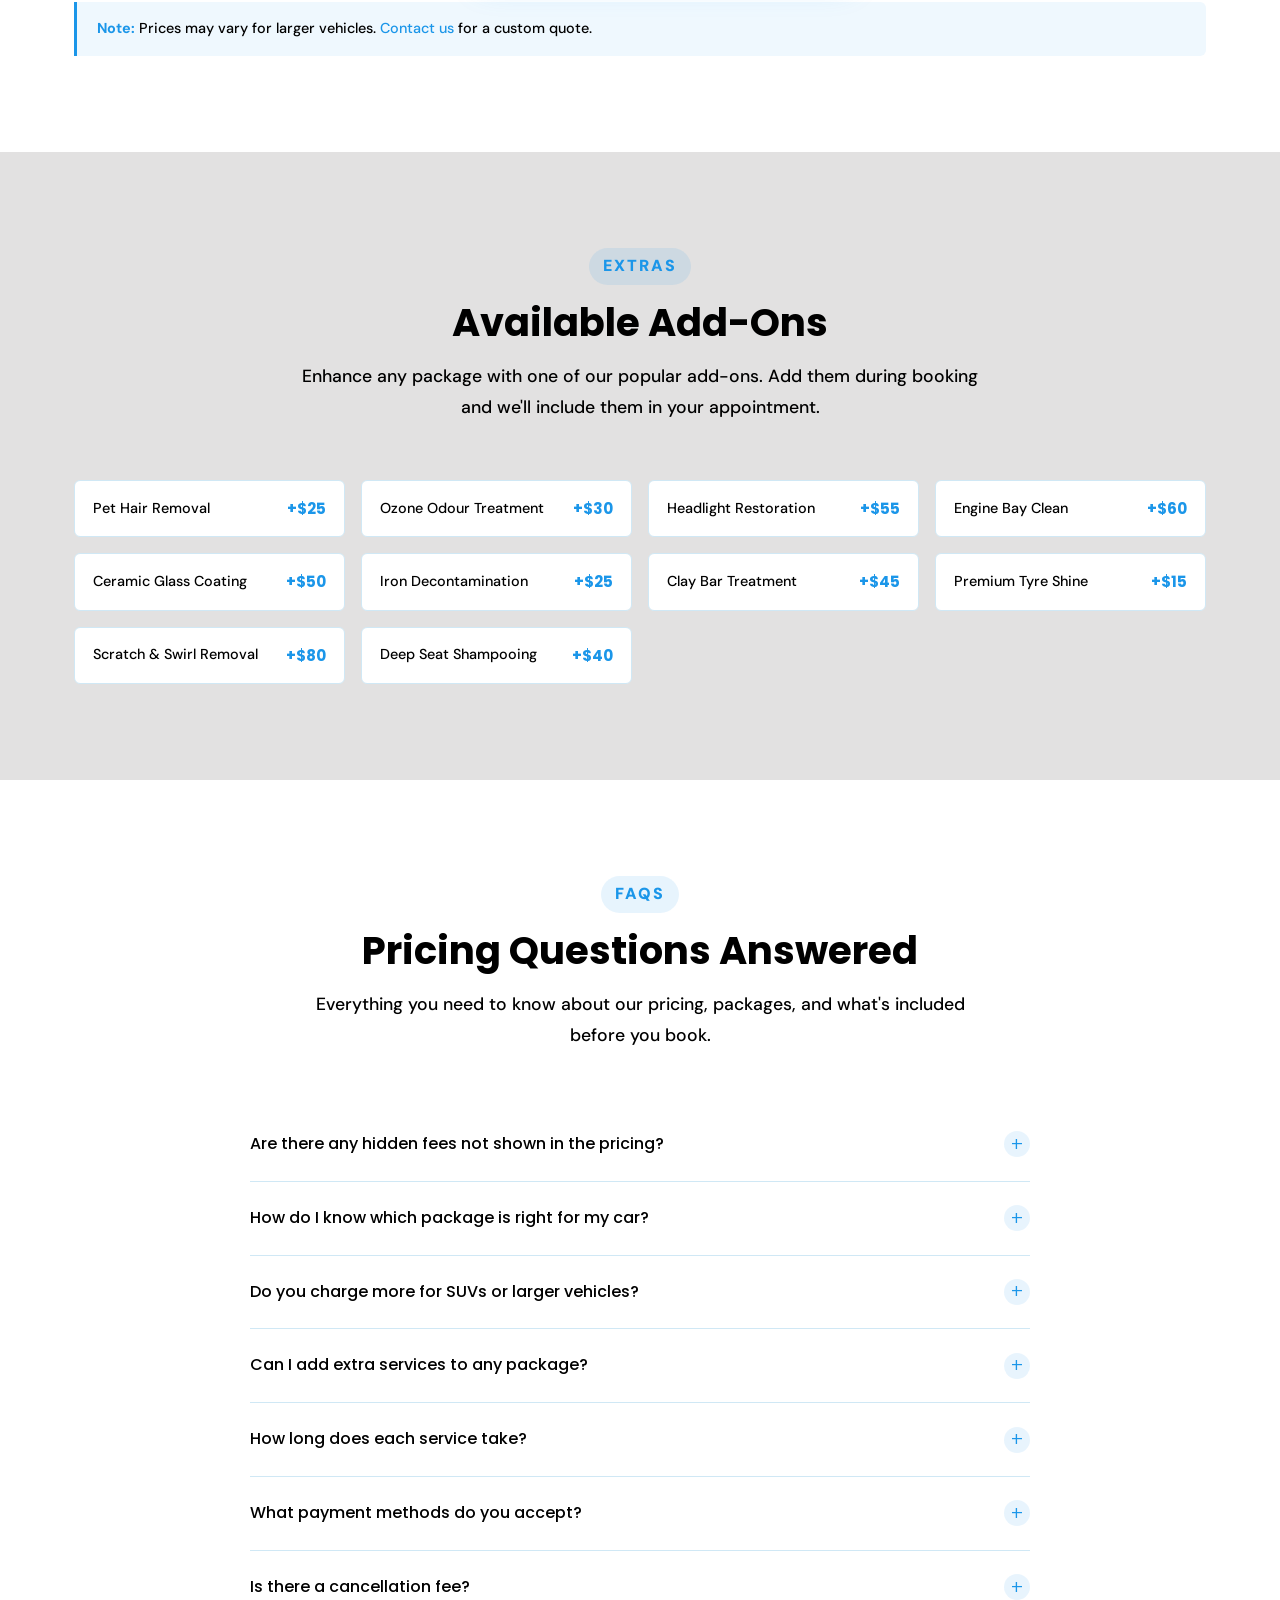
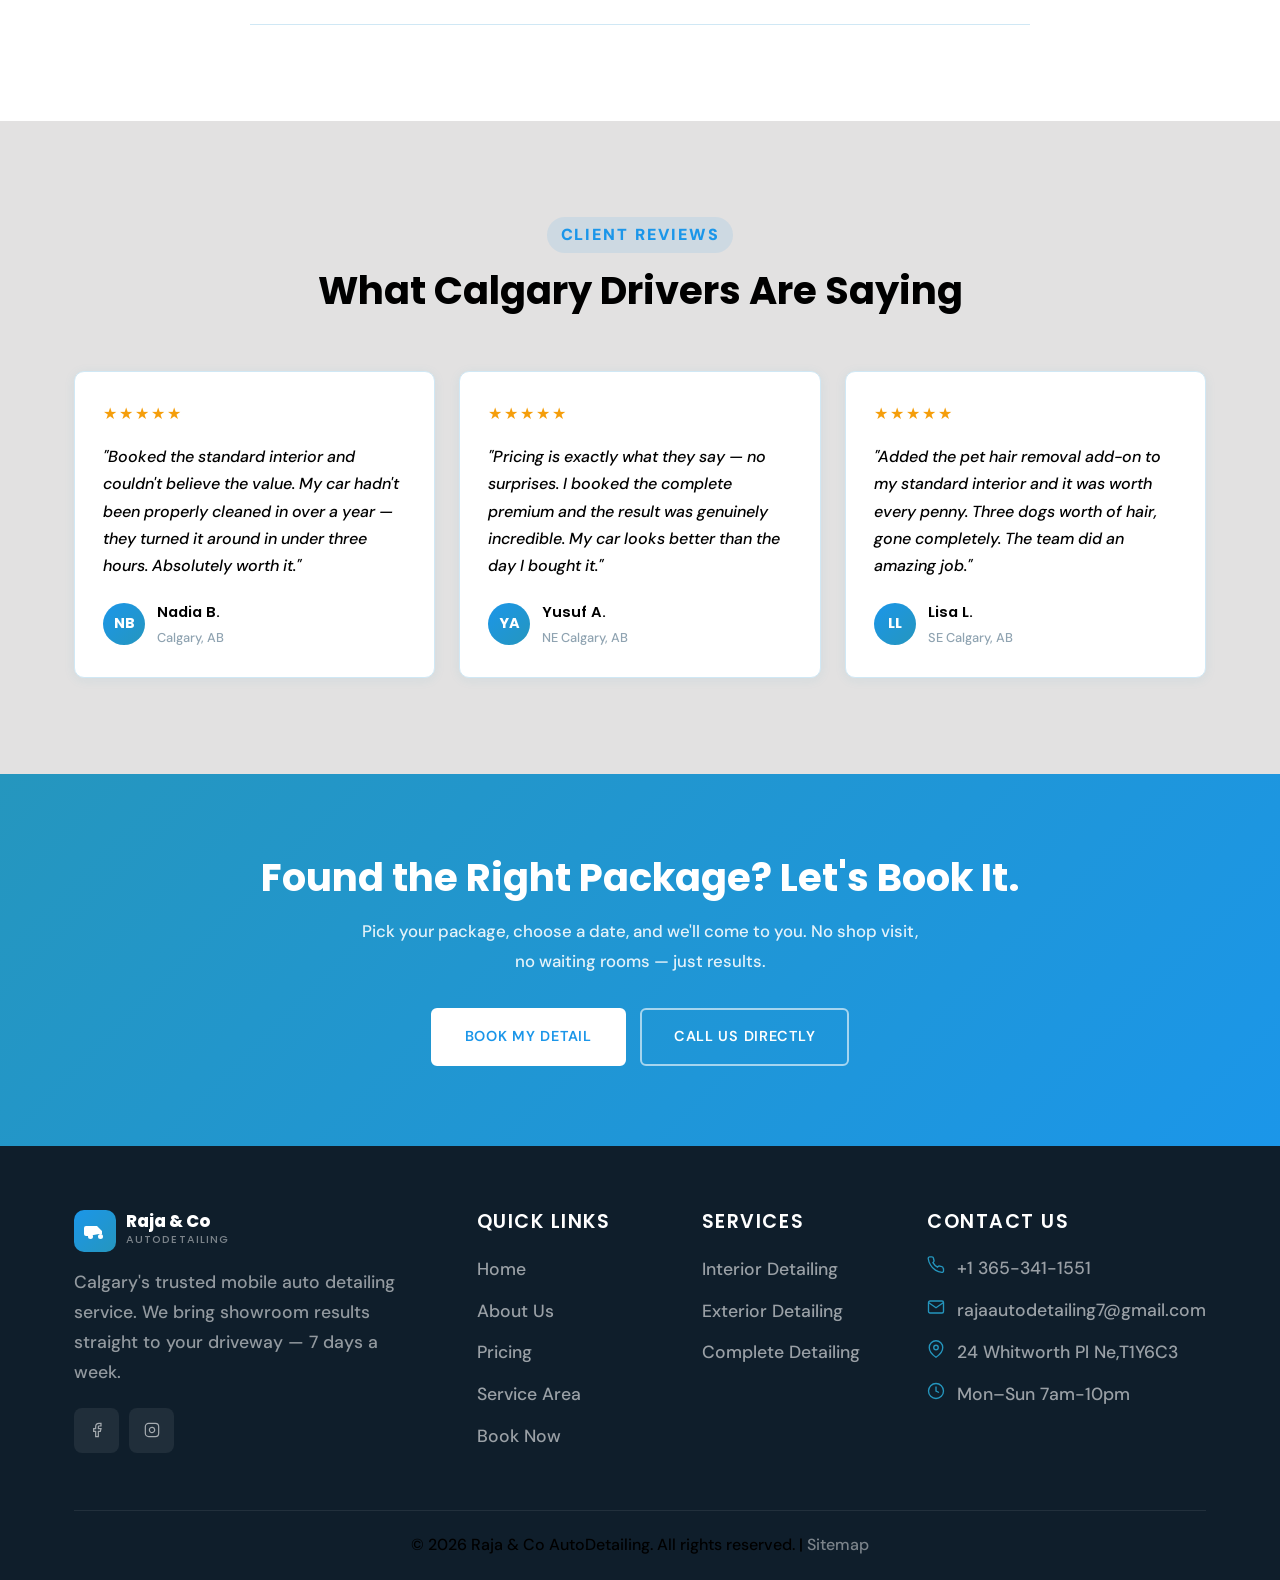
<file: pricing/index.html>
<!DOCTYPE html>
<html lang="en">
<head>
  <meta charset="UTF-8" />
  <meta name="viewport" content="width=device-width, initial-scale=1.0" />
  <title>Pricing — Raja &amp; Co AutoDetailing Calgary</title>
  <meta name="description" content="Transparent car detailing pricing in Calgary. Interior, exterior and complete auto detailing packages. No hidden fees. Book online or call us today." />
  <meta name="robots" content="index, follow" />
  <link rel="canonical" href="https://rajacoautodetailing.ca/pricing/" />
  <link rel="preconnect" href="https://fonts.googleapis.com" />
  <link rel="preconnect" href="https://fonts.gstatic.com" crossorigin />
  <link href="https://fonts.googleapis.com/css2?family=Poppins:wght@400;500;600;700;800&family=DM+Sans:wght@400;500;600&display=swap" rel="stylesheet" />
  <link rel="stylesheet" href="/css/style.css" />
  <style>
    .pricing-section-title {
      display: flex;
      align-items: center;
      gap: 16px;
      margin-bottom: 36px;
    }
    .pricing-section-title h2 {
      font-size: 1.6rem;
      margin: 0;
    }
    .pricing-section-title .title-line {
      flex: 1;
      height: 1px;
      background: var(--border);
    }
    .pricing-section-title .service-tag {
      background: rgba(27,150,233,.1);
      color: var(--blue-dark);
      font-family: 'DM Sans', sans-serif;
      font-weight: 600;
      font-size: .78rem;
      letter-spacing: .1em;
      text-transform: uppercase;
      padding: 4px 14px;
      border-radius: 50px;
      white-space: nowrap;
    }
    .pricing-block { margin-bottom: 80px; }
    .pricing-block:last-of-type { margin-bottom: 0; }
    .pricing-grid-3 { display: grid; grid-template-columns: repeat(3, 1fr); gap: 24px; }
    .pricing-grid-2 { display: grid; grid-template-columns: repeat(2, 1fr); gap: 24px; max-width: 780px; }
    .addons-grid {
      display: grid;
      grid-template-columns: repeat(auto-fill, minmax(220px, 1fr));
      gap: 16px;
      margin-top: 16px;
    }
    .addon-chip {
      background: var(--white);
      border: 1px solid var(--border);
      border-radius: var(--radius-sm);
      padding: 14px 18px;
      display: flex;
      justify-content: space-between;
      align-items: center;
      font-size: .9rem;
      color: var(--text-dark);
      transition: border-color var(--transition);
    }
    .addon-chip:hover { border-color: var(--blue-light); }
    .addon-price {
      font-family: 'Poppins', sans-serif;
      font-weight: 700;
      color: var(--blue-dark);
      font-size: .95rem;
    }
    .note-box {
      background: rgba(27,150,233,.07);
      border-left: 3px solid var(--blue-dark);
      border-radius: 0 var(--radius-sm) var(--radius-sm) 0;
      padding: 14px 20px;
      font-size: .9rem;
      color: var(--text-body);
      margin-top: 24px;
    }
    .note-box strong { color: var(--blue-dark); }
    @media (max-width: 992px) {
      .pricing-grid-3 { grid-template-columns: 1fr; max-width: 420px; }
    }
    @media (max-width: 768px) {
      .pricing-grid-2 { grid-template-columns: 1fr; max-width: 420px; }
    }
  </style>
</head>
<body>

  <!-- ══ NAVBAR ════════════════════════════════════════════ -->
  <nav class="navbar" role="navigation" aria-label="Main navigation">
    <div class="container">
      <a href="/" class="nav-logo">
        <div class="nav-logo-icon"><svg viewBox="0 0 24 24"><path d="M5 17H3a2 2 0 0 1-2-2V9a2 2 0 0 1 2-2h11l5 5v3h-3"/><circle cx="7.5" cy="17.5" r="2.5"/><circle cx="17.5" cy="17.5" r="2.5"/></svg></div>
        <div class="nav-logo-text"><span>Raja &amp; Co</span><span>AutoDetailing</span></div>
      </a>
      <ul class="nav-links">
        <li><a href="/">Home</a></li>
        <li><a href="/about/">About</a></li>
        <li>
          <a href="#">Services <svg viewBox="0 0 24 24"><polyline points="6 9 12 15 18 9"/></svg></a>
          <ul class="dropdown">
            <li><a href="/services/interior-detailing/">Interior Detailing</a></li>
            <li><a href="/services/exterior-detailing/">Exterior Detailing</a></li>
            <li><a href="/services/complete-detailing/">Complete Auto Detailing</a></li>
          </ul>
        </li>
        <li><a href="/location/">Location</a></li>
        <li><a href="/pricing/" class="active">Pricing</a></li>
        <li><a href="/contact/">Contact</a></li>
      </ul>
      <div class="nav-cta">
        <a href="tel:+13653411551" class="btn btn-outline">+1 365-341-1551</a>
        <a href="/contact/" class="btn btn-primary">Book Now</a>
      </div>
      <button class="nav-toggle" id="navToggle" aria-label="Toggle menu"><span></span><span></span><span></span></button>
    </div>
  </nav>
  <div class="mobile-nav" id="mobileNav">
    <ul>
      <li><a href="/">Home</a></li>
      <li><a href="/about/">About</a></li>
      <li>
        <a href="#" class="mobile-parent">Services <svg class="m-arrow" viewBox="0 0 24 24" style="width:14px;height:14px;stroke:currentColor;fill:none;stroke-width:2;vertical-align:middle;margin-left:4px;transition:transform .3s"><polyline points="6 9 12 15 18 9"/></svg></a>
        <ul class="mobile-dropdown">
          <li><a href="/services/interior-detailing/">Interior Detailing</a></li>
          <li><a href="/services/exterior-detailing/">Exterior Detailing</a></li>
          <li><a href="/services/complete-detailing/">Complete Auto Detailing</a></li>
        </ul>
      </li>
      <li><a href="/location/">Location</a></li>
      <li><a href="/pricing/">Pricing</a></li>
      <li><a href="/contact/">Contact</a></li>
      <li><a href="/contact/" class="btn btn-primary">Book Now</a></li>
    </ul>
  </div>

  <!-- ══ PAGE HEADER ════════════════════════════════════════ -->
  <header class="page-header">
    <div class="container">
      <h1>Pricing</h1>
      <nav class="breadcrumb" aria-label="Breadcrumb">
        <a href="/">Home</a>
        <svg viewBox="0 0 24 24" style="width:14px;height:14px;stroke:currentColor;fill:none;stroke-width:2"><polyline points="9 18 15 12 9 6"/></svg>
        <span>Pricing</span>
      </nav>
    </div>
  </header>

  <!-- ══ ALL PRICING ════════════════════════════════════════ -->
  <section class="section section--white">
    <div class="container">

      <div class="section-header">
        <span class="section-label">Transparent Pricing</span>
        <h2>Simple, Honest Packages — No Surprises</h2>
        <p>Every price listed is the full price. Choose the service and package that fits your vehicle and we'll take care of everything else.</p>
      </div>

      <!-- ── Interior Detailing ─────────────────────────── -->
      <div class="pricing-block" id="interior">
        <div class="pricing-section-title">
          <span class="service-tag">Interior Detailing</span>
          <div class="title-line"></div>
          <h2>Interior Packages</h2>
        </div>
        <div class="pricing-grid-3">

          <div class="pricing-card">
            <h3>Basic Interior</h3>
            <div class="pricing-price">$89<span> / vehicle</span></div>
            <p class="pricing-desc">A quick, thorough refresh for regularly maintained vehicles.</p>
            <ul class="pricing-features">
              <li><svg class="check-icon" viewBox="0 0 24 24" fill="none" stroke="currentColor" stroke-width="2.5"><polyline points="20 6 9 17 4 12"/></svg>Full vacuum (seats, floors, trunk)</li>
              <li><svg class="check-icon" viewBox="0 0 24 24" fill="none" stroke="currentColor" stroke-width="2.5"><polyline points="20 6 9 17 4 12"/></svg>Dashboard &amp; console wipe-down</li>
              <li><svg class="check-icon" viewBox="0 0 24 24" fill="none" stroke="currentColor" stroke-width="2.5"><polyline points="20 6 9 17 4 12"/></svg>Door panels cleaned</li>
              <li><svg class="check-icon" viewBox="0 0 24 24" fill="none" stroke="currentColor" stroke-width="2.5"><polyline points="20 6 9 17 4 12"/></svg>Interior windows cleaned</li>
              <li><svg class="check-icon" viewBox="0 0 24 24" fill="none" stroke="currentColor" stroke-width="2.5"><polyline points="20 6 9 17 4 12"/></svg>Air freshener applied</li>
            </ul>
            <a href="/contact/?service=interior-basic" class="btn btn-outline">Book Basic</a>
          </div>

          <div class="pricing-card featured">
            <div class="pricing-badge">Most Popular</div>
            <h3>Standard Interior</h3>
            <div class="pricing-price">$149<span> / vehicle</span></div>
            <p class="pricing-desc">Our most popular interior package for everyday vehicles.</p>
            <ul class="pricing-features">
              <li><svg class="check-icon" viewBox="0 0 24 24" fill="none" stroke="currentColor" stroke-width="2.5"><polyline points="20 6 9 17 4 12"/></svg>Everything in Basic</li>
              <li><svg class="check-icon" viewBox="0 0 24 24" fill="none" stroke="currentColor" stroke-width="2.5"><polyline points="20 6 9 17 4 12"/></svg>Seat shampooing &amp; extraction</li>
              <li><svg class="check-icon" viewBox="0 0 24 24" fill="none" stroke="currentColor" stroke-width="2.5"><polyline points="20 6 9 17 4 12"/></svg>Carpet shampoo &amp; extraction</li>
              <li><svg class="check-icon" viewBox="0 0 24 24" fill="none" stroke="currentColor" stroke-width="2.5"><polyline points="20 6 9 17 4 12"/></svg>Air vent detail cleaning</li>
              <li><svg class="check-icon" viewBox="0 0 24 24" fill="none" stroke="currentColor" stroke-width="2.5"><polyline points="20 6 9 17 4 12"/></svg>UV protectant on all plastics</li>
              <li><svg class="check-icon" viewBox="0 0 24 24" fill="none" stroke="currentColor" stroke-width="2.5"><polyline points="20 6 9 17 4 12"/></svg>Odour neutralizer treatment</li>
            </ul>
            <a href="/contact/?service=interior-standard" class="btn btn-primary">Book Standard</a>
          </div>

          <div class="pricing-card">
            <h3>Premium Interior</h3>
            <div class="pricing-price">$219<span> / vehicle</span></div>
            <p class="pricing-desc">Full deep-clean treatment for heavily used or neglected vehicles.</p>
            <ul class="pricing-features">
              <li><svg class="check-icon" viewBox="0 0 24 24" fill="none" stroke="currentColor" stroke-width="2.5"><polyline points="20 6 9 17 4 12"/></svg>Everything in Standard</li>
              <li><svg class="check-icon" viewBox="0 0 24 24" fill="none" stroke="currentColor" stroke-width="2.5"><polyline points="20 6 9 17 4 12"/></svg>Steam clean entire interior</li>
              <li><svg class="check-icon" viewBox="0 0 24 24" fill="none" stroke="currentColor" stroke-width="2.5"><polyline points="20 6 9 17 4 12"/></svg>Pet hair removal</li>
              <li><svg class="check-icon" viewBox="0 0 24 24" fill="none" stroke="currentColor" stroke-width="2.5"><polyline points="20 6 9 17 4 12"/></svg>Leather conditioning</li>
              <li><svg class="check-icon" viewBox="0 0 24 24" fill="none" stroke="currentColor" stroke-width="2.5"><polyline points="20 6 9 17 4 12"/></svg>Headliner spot clean</li>
              <li><svg class="check-icon" viewBox="0 0 24 24" fill="none" stroke="currentColor" stroke-width="2.5"><polyline points="20 6 9 17 4 12"/></svg>Trunk deep clean</li>
              <li><svg class="check-icon" viewBox="0 0 24 24" fill="none" stroke="currentColor" stroke-width="2.5"><polyline points="20 6 9 17 4 12"/></svg>Ozone odour treatment</li>
            </ul>
            <a href="/contact/?service=interior-premium" class="btn btn-outline">Book Premium</a>
          </div>

        </div>
        <div class="note-box"><strong>Note:</strong> Prices may vary for larger vehicles such as vans, trucks and full-size SUVs. <a href="/contact/" style="color:var(--blue-dark);">Contact us</a> for an exact quote.</div>
      </div>

      <!-- ── Exterior Detailing ─────────────────────────── -->
      <div class="pricing-block" id="exterior">
        <div class="pricing-section-title">
          <span class="service-tag">Exterior Detailing</span>
          <div class="title-line"></div>
          <h2>Exterior Packages</h2>
        </div>
        <div class="pricing-grid-2">

          <div class="pricing-card">
            <h3>Exterior Shine</h3>
            <div class="pricing-price">$119<span> / vehicle</span></div>
            <p class="pricing-desc">A thorough exterior clean and wax protection for regular maintenance.</p>
            <ul class="pricing-features">
              <li><svg class="check-icon" viewBox="0 0 24 24" fill="none" stroke="currentColor" stroke-width="2.5"><polyline points="20 6 9 17 4 12"/></svg>Pre-wash rinse</li>
              <li><svg class="check-icon" viewBox="0 0 24 24" fill="none" stroke="currentColor" stroke-width="2.5"><polyline points="20 6 9 17 4 12"/></svg>Two-bucket hand wash</li>
              <li><svg class="check-icon" viewBox="0 0 24 24" fill="none" stroke="currentColor" stroke-width="2.5"><polyline points="20 6 9 17 4 12"/></svg>Tyre &amp; rim cleaning</li>
              <li><svg class="check-icon" viewBox="0 0 24 24" fill="none" stroke="currentColor" stroke-width="2.5"><polyline points="20 6 9 17 4 12"/></svg>Exterior window polish</li>
              <li><svg class="check-icon" viewBox="0 0 24 24" fill="none" stroke="currentColor" stroke-width="2.5"><polyline points="20 6 9 17 4 12"/></svg>Wax coat protection</li>
              <li><svg class="check-icon" viewBox="0 0 24 24" fill="none" stroke="currentColor" stroke-width="2.5"><polyline points="20 6 9 17 4 12"/></svg>Tyre dressing</li>
            </ul>
            <a href="/contact/?service=exterior-shine" class="btn btn-outline">Book Exterior Shine</a>
          </div>

          <div class="pricing-card featured">
            <div class="pricing-badge">Best Value</div>
            <h3>Full Paint Treatment</h3>
            <div class="pricing-price">$199<span> / vehicle</span></div>
            <p class="pricing-desc">Complete paint correction and long-term protection for your vehicle's finish.</p>
            <ul class="pricing-features">
              <li><svg class="check-icon" viewBox="0 0 24 24" fill="none" stroke="currentColor" stroke-width="2.5"><polyline points="20 6 9 17 4 12"/></svg>Everything in Exterior Shine</li>
              <li><svg class="check-icon" viewBox="0 0 24 24" fill="none" stroke="currentColor" stroke-width="2.5"><polyline points="20 6 9 17 4 12"/></svg>Iron decontamination spray</li>
              <li><svg class="check-icon" viewBox="0 0 24 24" fill="none" stroke="currentColor" stroke-width="2.5"><polyline points="20 6 9 17 4 12"/></svg>Clay bar decontamination</li>
              <li><svg class="check-icon" viewBox="0 0 24 24" fill="none" stroke="currentColor" stroke-width="2.5"><polyline points="20 6 9 17 4 12"/></svg>Machine polish (swirl &amp; scratch removal)</li>
              <li><svg class="check-icon" viewBox="0 0 24 24" fill="none" stroke="currentColor" stroke-width="2.5"><polyline points="20 6 9 17 4 12"/></svg>Polymer paint sealant</li>
              <li><svg class="check-icon" viewBox="0 0 24 24" fill="none" stroke="currentColor" stroke-width="2.5"><polyline points="20 6 9 17 4 12"/></svg>Exterior trim dressing</li>
              <li><svg class="check-icon" viewBox="0 0 24 24" fill="none" stroke="currentColor" stroke-width="2.5"><polyline points="20 6 9 17 4 12"/></svg>Door jambs cleaned</li>
            </ul>
            <a href="/contact/?service=exterior-full" class="btn btn-primary">Book Full Treatment</a>
          </div>

        </div>
        <div class="note-box"><strong>Note:</strong> Prices may vary for larger vehicles. <a href="/contact/" style="color:var(--blue-dark);">Contact us</a> for a custom quote.</div>
      </div>

      <!-- ── Complete Detailing ─────────────────────────── -->
      <div class="pricing-block" id="complete">
        <div class="pricing-section-title">
          <span class="service-tag">Complete Detailing</span>
          <div class="title-line"></div>
          <h2>Complete Packages</h2>
        </div>
        <div class="pricing-grid-2">

          <div class="pricing-card">
            <h3>Complete Detail</h3>
            <div class="pricing-price">$249<span> / vehicle</span></div>
            <p class="pricing-desc">Full interior and exterior treatment combined in one appointment.</p>
            <ul class="pricing-features">
              <li><svg class="check-icon" viewBox="0 0 24 24" fill="none" stroke="currentColor" stroke-width="2.5"><polyline points="20 6 9 17 4 12"/></svg>Full interior vacuum &amp; shampoo</li>
              <li><svg class="check-icon" viewBox="0 0 24 24" fill="none" stroke="currentColor" stroke-width="2.5"><polyline points="20 6 9 17 4 12"/></svg>Dashboard, console &amp; door clean</li>
              <li><svg class="check-icon" viewBox="0 0 24 24" fill="none" stroke="currentColor" stroke-width="2.5"><polyline points="20 6 9 17 4 12"/></svg>Hand wash &amp; clay bar</li>
              <li><svg class="check-icon" viewBox="0 0 24 24" fill="none" stroke="currentColor" stroke-width="2.5"><polyline points="20 6 9 17 4 12"/></svg>Paint polish &amp; wax coat</li>
              <li><svg class="check-icon" viewBox="0 0 24 24" fill="none" stroke="currentColor" stroke-width="2.5"><polyline points="20 6 9 17 4 12"/></svg>Tyre &amp; rim cleaning</li>
              <li><svg class="check-icon" viewBox="0 0 24 24" fill="none" stroke="currentColor" stroke-width="2.5"><polyline points="20 6 9 17 4 12"/></svg>All glass polished</li>
              <li><svg class="check-icon" viewBox="0 0 24 24" fill="none" stroke="currentColor" stroke-width="2.5"><polyline points="20 6 9 17 4 12"/></svg>Odour neutralizer</li>
            </ul>
            <a href="/contact/?service=complete-detail" class="btn btn-outline">Book Complete Detail</a>
          </div>

          <div class="pricing-card featured">
            <div class="pricing-badge">Best Package</div>
            <h3>Premium Complete Detail</h3>
            <div class="pricing-price">$349<span> / vehicle</span></div>
            <p class="pricing-desc">The most comprehensive service we offer — every surface treated to the highest standard.</p>
            <ul class="pricing-features">
              <li><svg class="check-icon" viewBox="0 0 24 24" fill="none" stroke="currentColor" stroke-width="2.5"><polyline points="20 6 9 17 4 12"/></svg>Everything in Complete Detail</li>
              <li><svg class="check-icon" viewBox="0 0 24 24" fill="none" stroke="currentColor" stroke-width="2.5"><polyline points="20 6 9 17 4 12"/></svg>Steam clean entire interior</li>
              <li><svg class="check-icon" viewBox="0 0 24 24" fill="none" stroke="currentColor" stroke-width="2.5"><polyline points="20 6 9 17 4 12"/></svg>Pet hair removal</li>
              <li><svg class="check-icon" viewBox="0 0 24 24" fill="none" stroke="currentColor" stroke-width="2.5"><polyline points="20 6 9 17 4 12"/></svg>Leather conditioning</li>
              <li><svg class="check-icon" viewBox="0 0 24 24" fill="none" stroke="currentColor" stroke-width="2.5"><polyline points="20 6 9 17 4 12"/></svg>Engine bay clean</li>
              <li><svg class="check-icon" viewBox="0 0 24 24" fill="none" stroke="currentColor" stroke-width="2.5"><polyline points="20 6 9 17 4 12"/></svg>Polymer paint sealant</li>
              <li><svg class="check-icon" viewBox="0 0 24 24" fill="none" stroke="currentColor" stroke-width="2.5"><polyline points="20 6 9 17 4 12"/></svg>Headlight restoration</li>
              <li><svg class="check-icon" viewBox="0 0 24 24" fill="none" stroke="currentColor" stroke-width="2.5"><polyline points="20 6 9 17 4 12"/></svg>Ozone odour treatment</li>
            </ul>
            <a href="/contact/?service=complete-premium" class="btn btn-primary">Book Premium</a>
          </div>

        </div>
        <div class="note-box"><strong>Note:</strong> Prices may vary for larger vehicles. <a href="/contact/" style="color:var(--blue-dark);">Contact us</a> for a custom quote.</div>
      </div>

    </div>
  </section>

  <!-- ══ ADD-ONS ════════════════════════════════════════════ -->
  <section class="section section--alt">
    <div class="container">
      <div class="section-header">
        <span class="section-label">Extras</span>
        <h2>Available Add-Ons</h2>
        <p>Enhance any package with one of our popular add-ons. Add them during booking and we'll include them in your appointment.</p>
      </div>
      <div class="addons-grid">
        <div class="addon-chip"><span>Pet Hair Removal</span><span class="addon-price">+$25</span></div>
        <div class="addon-chip"><span>Ozone Odour Treatment</span><span class="addon-price">+$30</span></div>
        <div class="addon-chip"><span>Headlight Restoration</span><span class="addon-price">+$55</span></div>
        <div class="addon-chip"><span>Engine Bay Clean</span><span class="addon-price">+$60</span></div>
        <div class="addon-chip"><span>Ceramic Glass Coating</span><span class="addon-price">+$50</span></div>
        <div class="addon-chip"><span>Iron Decontamination</span><span class="addon-price">+$25</span></div>
        <div class="addon-chip"><span>Clay Bar Treatment</span><span class="addon-price">+$45</span></div>
        <div class="addon-chip"><span>Premium Tyre Shine</span><span class="addon-price">+$15</span></div>
        <div class="addon-chip"><span>Scratch &amp; Swirl Removal</span><span class="addon-price">+$80</span></div>
        <div class="addon-chip"><span>Deep Seat Shampooing</span><span class="addon-price">+$40</span></div>
      </div>
    </div>
  </section>

  <!-- ══ FAQ ════════════════════════════════════════════════ -->
  <section class="section section--white">
    <div class="container">
      <div class="section-header">
        <span class="section-label">FAQs</span>
        <h2>Pricing Questions Answered</h2>
        <p>Everything you need to know about our pricing, packages, and what's included before you book.</p>
      </div>
      <div class="faq-list">

        <details class="faq-item">
          <summary>Are there any hidden fees not shown in the pricing?<span class="faq-icon">+</span></summary>
          <div class="faq-answer">No hidden fees at all. The prices listed are the prices you pay for standard-size passenger vehicles. The only exception is that larger vehicles — vans, full-size trucks, large SUVs — may carry a small upcharge due to the additional time and product required. We always confirm pricing before starting any job.</div>
        </details>

        <details class="faq-item">
          <summary>How do I know which package is right for my car?<span class="faq-icon">+</span></summary>
          <div class="faq-answer">As a general guide: if your car is regularly maintained, Basic or Exterior Shine is plenty. If it's been a few months since a proper clean, Standard Interior or Full Paint Treatment is the right choice. If your car hasn't been properly detailed in a year or more, or has pet hair, heavy staining, or visible swirl marks, go for the Premium or Complete packages. When in doubt, give us a call and we'll point you in the right direction.</div>
        </details>

        <details class="faq-item">
          <summary>Do you charge more for SUVs or larger vehicles?<span class="faq-icon">+</span></summary>
          <div class="faq-answer">Yes, for significantly larger vehicles — full-size SUVs, trucks, vans, and minivans — we typically add a small upcharge to account for the extra time and materials required. We'll always confirm the final price with you when you book, so there are no surprises on the day.</div>
        </details>

        <details class="faq-item">
          <summary>Can I add extra services to any package?<span class="faq-icon">+</span></summary>
          <div class="faq-answer">Yes. Any of our add-ons listed above can be combined with any package. Simply select the add-ons you'd like when filling out the booking form, or let us know over the phone and we'll include them in your appointment and confirm the updated total.</div>
        </details>

        <details class="faq-item">
          <summary>How long does each service take?<span class="faq-icon">+</span></summary>
          <div class="faq-answer">Approximate durations: Basic Interior — 1 to 1.5 hrs. Standard Interior — 2 to 3 hrs. Premium Interior — 3 to 4 hrs. Exterior Shine — 1.5 to 2 hrs. Full Paint Treatment — 3 to 4 hrs. Complete Detail — 4 to 6 hrs. Premium Complete — 5 to 7 hrs. These vary by vehicle size and condition. We'll give you a realistic time estimate when you book.</div>
        </details>

        <details class="faq-item">
          <summary>What payment methods do you accept?<span class="faq-icon">+</span></summary>
          <div class="faq-answer">We accept cash, e-transfer, and all major credit and debit cards. Payment is collected on completion of the service after you've had a chance to inspect the work and are completely satisfied.</div>
        </details>

        <details class="faq-item">
          <summary>Is there a cancellation fee?<span class="faq-icon">+</span></summary>
          <div class="faq-answer">We ask for at least 24 hours notice if you need to cancel or reschedule. Cancellations with less than 24 hours notice may be subject to a small fee to cover the technician's reserved time. We're always reasonable — just give us a call as early as you can.</div>
        </details>

      </div>
    </div>
  </section>

  <!-- ══ TESTIMONIALS ═══════════════════════════════════════ -->
  <section class="section section--alt">
    <div class="container">
      <div class="section-header">
        <span class="section-label">Client Reviews</span>
        <h2>What Calgary Drivers Are Saying</h2>
      </div>
      <div class="testimonial-grid">
        <div class="testimonial-card">
          <div class="stars">★★★★★</div>
          <p class="testimonial-text">"Booked the standard interior and couldn't believe the value. My car hadn't been properly cleaned in over a year — they turned it around in under three hours. Absolutely worth it."</p>
          <div class="testimonial-author"><div class="author-avatar">NB</div><div><div class="author-name">Nadia B.</div><div class="author-location">Calgary, AB</div></div></div>
        </div>
        <div class="testimonial-card">
          <div class="stars">★★★★★</div>
          <p class="testimonial-text">"Pricing is exactly what they say — no surprises. I booked the complete premium and the result was genuinely incredible. My car looks better than the day I bought it."</p>
          <div class="testimonial-author"><div class="author-avatar">YA</div><div><div class="author-name">Yusuf A.</div><div class="author-location">NE Calgary, AB</div></div></div>
        </div>
        <div class="testimonial-card">
          <div class="stars">★★★★★</div>
          <p class="testimonial-text">"Added the pet hair removal add-on to my standard interior and it was worth every penny. Three dogs worth of hair, gone completely. The team did an amazing job."</p>
          <div class="testimonial-author"><div class="author-avatar">LL</div><div><div class="author-name">Lisa L.</div><div class="author-location">SE Calgary, AB</div></div></div>
        </div>
      </div>
    </div>
  </section>

  <!-- ══ CTA BANNER ════════════════════════════════════════ -->
  <section class="cta-banner">
    <div class="container">
      <h2>Found the Right Package? Let's Book It.</h2>
      <p>Pick your package, choose a date, and we'll come to you. No shop visit, no waiting rooms — just results.</p>
      <div class="btn-group">
        <a href="/contact/" class="btn btn-white">Book My Detail</a>
        <a href="tel:+13653411551" class="btn btn-outline" style="border-color:rgba(255,255,255,.6);color:white;">Call Us Directly</a>
      </div>
    </div>
  </section>

  <!-- ══ FOOTER ════════════════════════════════════════════ -->
  <footer class="footer">
    <div class="container">
      <div class="footer-grid">
        <div class="footer-brand">
          <a href="/" class="nav-logo"><div class="nav-logo-icon"><svg viewBox="0 0 24 24"><path d="M5 17H3a2 2 0 0 1-2-2V9a2 2 0 0 1 2-2h11l5 5v3h-3"/><circle cx="7.5" cy="17.5" r="2.5"/><circle cx="17.5" cy="17.5" r="2.5"/></svg></div><div class="nav-logo-text"><span>Raja &amp; Co</span><span>AutoDetailing</span></div></a>
          <p>Calgary's trusted mobile auto detailing service. We bring showroom results straight to your driveway — 7 days a week.</p>
          <div class="footer-socials">
            <a href="#" class="social-btn" aria-label="Facebook"><svg viewBox="0 0 24 24"><path d="M18 2h-3a5 5 0 0 0-5 5v3H7v4h3v8h4v-8h3l1-4h-4V7a1 1 0 0 1 1-1h3z"/></svg></a>
            <a href="https://www.instagram.com/raja_autodetailing/" class="social-btn" aria-label="Instagram"><svg viewBox="0 0 24 24"><rect x="2" y="2" width="20" height="20" rx="5" ry="5"/><path d="M16 11.37A4 4 0 1 1 12.63 8 4 4 0 0 1 16 11.37z"/><line x1="17.5" y1="6.5" x2="17.51" y2="6.5"/></svg></a>
          </div>
        </div>
        <div class="footer-col"><h4>Quick Links</h4><ul><li><a href="/">Home</a></li><li><a href="/about/">About Us</a></li><li><a href="/pricing/">Pricing</a></li><li><a href="/location/">Service Area</a></li><li><a href="/contact/">Book Now</a></li></ul></div>
        <div class="footer-col"><h4>Services</h4><ul><li><a href="/services/interior-detailing/">Interior Detailing</a></li><li><a href="/services/exterior-detailing/">Exterior Detailing</a></li><li><a href="/services/complete-detailing/">Complete Detailing</a></li></ul></div>
        <div class="footer-col">
          <h4>Contact Us</h4>
          <div class="footer-contact-item"><svg viewBox="0 0 24 24"><path d="M22 16.92v3a2 2 0 0 1-2.18 2 19.79 19.79 0 0 1-8.63-3.07A19.5 19.5 0 0 1 4.69 12a19.79 19.79 0 0 1-3.07-8.67A2 2 0 0 1 3.6 1.18h3a2 2 0 0 1 2 1.72c.127.96.361 1.903.7 2.81a2 2 0 0 1-.45 2.11L7.91 8.91a16 16 0 0 0 6 6l.91-.91a2 2 0 0 1 2.11-.45c.907.339 1.85.573 2.81.7a2 2 0 0 1 1.72 2.02z"/></svg><span><a href="tel:+13653411551" style="color:inherit;">+1 365-341-1551</a></span></div>
          <div class="footer-contact-item"><svg viewBox="0 0 24 24"><path d="M4 4h16c1.1 0 2 .9 2 2v12c0 1.1-.9 2-2 2H4c-1.1 0-2-.9-2-2V6c0-1.1.9-2 2-2z"/><polyline points="22,6 12,13 2,6"/></svg><span><a href="mailto:rajaautodetailing7@gmail.com" style="color:inherit;">rajaautodetailing7@gmail.com</a></span></div>
          <div class="footer-contact-item"><svg viewBox="0 0 24 24"><path d="M21 10c0 7-9 13-9 13s-9-6-9-13a9 9 0 0 1 18 0z"/><circle cx="12" cy="10" r="3"/></svg><span>24 Whitworth Pl Ne,T1Y6C3</span></div>
          <div class="footer-contact-item"><svg viewBox="0 0 24 24"><circle cx="12" cy="12" r="10"/><polyline points="12 6 12 12 16 14"/></svg><span>Mon–Sun 7am-10pm</span></div>
        </div>
      </div>
      <div class="footer-bottom"><p>&copy; 2026 Raja &amp; Co AutoDetailing. All rights reserved. | <a href="/sitemap.xml">Sitemap</a></p></div>
    </div>
  </footer>

  <script src="/js/main.js"></script>
</body>
</html>
</file>
<file: css/style.css>
/* ============================================================
   Raja & Co AutoDetailing — Main Stylesheet
   Colors:
     --blue-light  : #2596be  (Less Dark Blue)
     --blue-dark   : #1b96e9  (Dark Blue)
     --bg          : #f8f8f8  (Porcelain Whisper)
   ============================================================ */

/* ── Google Fonts ─────────────────────────────────────────── */
@import url('https://fonts.googleapis.com/css2?family=Poppins:wght@400;500;600;700;800&family=DM+Sans:wght@400;500;600&display=swap');

/* ── CSS Variables ────────────────────────────────────────── */
:root {
  --blue-light   : #2596be;
  --blue-dark    : #1b96e9;
  --bg           : #f8f8f8;
  --white        : #ffffff;
  --surface      : #e2e1e1;
  --border       : #d0e8f5;
  --text-dark    : #000000;
  --text-body    : #000000;
  --text-muted   : #8fa3b1;
  --teal-check   : #2eb89a;
  --footer-bg    : #0f1e2b;
  --shadow-sm    : 0 2px 12px rgba(37,150,190,.08);
  --shadow-md    : 0 6px 28px rgba(27,150,233,.14);
  --radius       : 10px;
  --radius-sm    : 6px;
  --transition   : .25s ease;
  --container    : 1180px;
  --nav-h        : 70px;
}

/* ── Reset ────────────────────────────────────────────────── */
*, *::before, *::after { box-sizing: border-box; margin: 0; padding: 0; }
html { scroll-behavior: smooth; }
body {
  font-family: 'DM Sans', sans-serif;
  font-size: 17px;
  font-weight: 500;
  line-height: 1.8;
  color: var(--text-body);
  background: var(--bg);
}
img { max-width: 100%; height: auto; display: block; }
a { color: inherit; text-decoration: none; }
ul { list-style: none; }
button { cursor: pointer; font-family: inherit; }

/* ── Typography ───────────────────────────────────────────── */
h1,h2,h3,h4,h5 {
  font-family: 'Poppins', sans-serif;
  color: var(--text-dark);
  line-height: 1.25;
}
h1 { font-size: clamp(2rem, 5vw, 3.2rem); font-weight: 800; }
h2 { font-size: clamp(1.6rem, 3.5vw, 2.4rem); font-weight: 700; }
h3 { font-size: clamp(1.15rem, 2.5vw, 1.4rem); font-weight: 600; }
p  { color: var(--text-body); font-weight: 500; font-size: 1rem; }

/* ── Layout Helpers ───────────────────────────────────────── */
.container {
  max-width: var(--container);
  margin: 0 auto;
  padding: 0 24px;
}
.section { padding: 96px 0; }
.section--alt { background: var(--surface); }
.section--white { background: var(--white); }
.section-label {
  display: inline-block;
  font-family: 'DM Sans', sans-serif;
  font-weight: 900;
  font-size: 1rem;
  letter-spacing: .12em;
  text-transform: uppercase;
  color: var(--blue-dark);
  background: rgba(27,150,233,.1);
  padding: 4px 14px;
  border-radius: 50px;
  margin-bottom: 14px;
}
.section-header { text-align: center; max-width: 680px; margin: 0 auto 56px; }
.section-header p { margin-top: 14px; font-size: 1.1rem; font-weight: 500; color: var(--text-body); line-height: 1.8; }

/* ── Buttons ─────────────────────────────────────────────── */
.btn {
  display: inline-block;
  font-family: 'DM Sans', sans-serif;
  font-weight: 600;
  font-size: .9rem;
  letter-spacing: .05em;
  text-transform: uppercase;
  padding: 14px 32px;
  border-radius: var(--radius-sm);
  border: 2px solid transparent;
  transition: background var(--transition), color var(--transition),
              border-color var(--transition), transform var(--transition),
              box-shadow var(--transition);
  white-space: nowrap;
}
.btn-primary {
  background: var(--blue-dark);
  color: var(--white);
  border-color: var(--blue-dark);
}
.btn-primary:hover {
  background: var(--blue-light);
  border-color: var(--blue-light);
  transform: scale(1.03);
  box-shadow: var(--shadow-md);
}
.btn-outline {
  background: transparent;
  color: var(--blue-dark);
  border-color: var(--blue-dark);
}
.btn-outline:hover {
  background: var(--blue-dark);
  color: var(--white);
  transform: scale(1.03);
}
.btn-white {
  background: var(--white);
  color: var(--blue-dark);
  border-color: var(--white);
}
.btn-white:hover {
  background: var(--surface);
  border-color: var(--surface);
  transform: scale(1.03);
}

/* ── NAVBAR ──────────────────────────────────────────────── */
.navbar {
  position: fixed;
  top: 0; left: 0; right: 0;
  z-index: 1000;
  height: var(--nav-h);
  background: rgba(255,255,255,.97);
  backdrop-filter: blur(12px);
  border-bottom: 1px solid var(--border);
  transition: box-shadow var(--transition);
}
.navbar.scrolled { box-shadow: 0 4px 24px rgba(37,150,190,.12); }
.navbar .container {
  height: 100%;
  display: flex;
  align-items: center;
  justify-content: space-between;
  gap: 24px;
}
.nav-logo {
  display: flex;
  align-items: center;
  gap: 10px;
  text-decoration: none;
}
.nav-logo-icon {
  width: 42px; height: 42px;
  background: linear-gradient(135deg, var(--blue-dark), var(--blue-light));
  border-radius: 10px;
  display: flex; align-items: center; justify-content: center;
}
.nav-logo-icon svg { width: 24px; height: 24px; fill: white; }
.nav-logo-text { font-family: 'Poppins', sans-serif; }
.nav-logo-text span:first-child {
  display: block;
  font-size: 1.05rem;
  font-weight: 800;
  color: var(--blue-dark);
  line-height: 1.1;
}
.nav-logo-text span:last-child {
  display: block;
  font-size: .68rem;
  font-weight: 500;
  letter-spacing: .1em;
  text-transform: uppercase;
  color: var(--text-muted);
}
.nav-links {
  display: flex;
  align-items: center;
  gap: 4px;
  list-style: none;
}
.nav-links > li { position: relative; }
.nav-links > li > a {
  display: flex;
  align-items: center;
  gap: 6px;
  padding: 8px 16px;
  font-family: 'Poppins', sans-serif;
  font-size: 1.05rem;
  font-weight: 550;
  color: var(--text-dark);
  border-radius: var(--radius-sm);
  transition: color var(--transition), background var(--transition);
}
.nav-links > li > a:hover,
.nav-links > li > a.active {
  color: var(--blue-dark);
  background: rgba(27,150,233,.07);
}
.nav-links > li > a svg {
  width: 14px; height: 14px;
  stroke: currentColor; fill: none;
  transition: transform var(--transition);
}
.nav-links > li:hover > a svg { transform: rotate(180deg); }

/* Dropdown */
.dropdown {
  position: absolute;
  top: calc(100% + 8px);
  left: 0;
  min-width: 210px;
  background: var(--white);
  border: 1px solid var(--border);
  border-radius: var(--radius);
  box-shadow: var(--shadow-md);
  opacity: 0;
  visibility: hidden;
  transform: translateY(-8px);
  transition: all var(--transition);
  list-style: none;
  padding: 8px 0;
  z-index: 10;
}
.nav-links > li:hover .dropdown {
  opacity: 1;
  visibility: visible;
  transform: translateY(0);
}
.dropdown li a {
  display: block;
  padding: 10px 20px;
  font-family: 'DM Sans', sans-serif;
  font-size: .9rem;
  font-weight: 500;
  color: var(--text-dark);
  transition: background var(--transition), color var(--transition);
}
.dropdown li a:hover {
  background: var(--surface);
  color: var(--blue-dark);
}

/* Nav CTA */
.nav-cta { display: flex; align-items: center; gap: 12px; }
.nav-cta .btn { padding: 10px 24px; font-size: .85rem; }

/* Hamburger */
.nav-toggle {
  display: none;
  flex-direction: column;
  gap: 5px;
  background: none;
  border: none;
  padding: 8px;
  cursor: pointer;
}
.nav-toggle span {
  display: block;
  width: 24px; height: 2px;
  background: var(--text-dark);
  border-radius: 2px;
  transition: all .3s ease;
}
.nav-toggle.open span:nth-child(1) { transform: translateY(7px) rotate(45deg); }
.nav-toggle.open span:nth-child(2) { opacity: 0; }
.nav-toggle.open span:nth-child(3) { transform: translateY(-7px) rotate(-45deg); }

/* Mobile nav */
.mobile-nav {
  display: none;
  position: fixed;
  top: var(--nav-h); left: 0; right: 0;
  background: var(--white);
  border-bottom: 1px solid var(--border);
  box-shadow: var(--shadow-md);
  z-index: 999;
  max-height: calc(100vh - var(--nav-h));
  overflow-y: auto;
  transform: translateY(-100%);
  opacity: 0;
  transition: transform .35s ease, opacity .3s ease;
}
.mobile-nav.open {
  transform: translateY(0);
  opacity: 1;
}
.mobile-nav ul {
  list-style: none;
  padding: 16px 24px 24px;
}
.mobile-nav ul li a {
  display: block;
  padding: 12px 0;
  font-family: 'Poppins', sans-serif;
  font-size: .95rem;
  font-weight: 500;
  color: var(--text-dark);
  border-bottom: 1px solid var(--border);
}
.mobile-nav ul li a:hover { color: var(--blue-dark); }
.mobile-nav .mobile-dropdown { padding-left: 16px; }
.mobile-nav .mobile-dropdown a {
  font-size: .88rem;
  font-weight: 400;
  color: var(--text-body);
  border-bottom: 1px solid var(--bg);
}
.mobile-nav .mobile-section-title {
  font-family: 'Poppins', sans-serif;
  font-weight: 600;
  font-size: .8rem;
  letter-spacing: .1em;
  text-transform: uppercase;
  color: var(--text-muted);
  padding: 12px 0 4px;
}
.mobile-nav .btn {
  display: block;
  text-align: center;
  margin-top: 16px;
  width: 100%;
}

/* ── PAGE HEADER (inner pages) ────────────────────────────── */
.page-header {
  margin-top: var(--nav-h);
  position: relative;
  height: 280px;
  background: linear-gradient(135deg, rgba(15,30,43,.78) 0%, rgba(27,150,233,.55) 100%),
              url('https://images.unsplash.com/photo-1558618666-fcd25c85cd64?w=1400&q=80') center/cover no-repeat;
  display: flex;
  align-items: center;
}
.page-header .container { width: 100%; }
.page-header h1 { color: var(--white); font-size: clamp(1.8rem, 4vw, 2.8rem); }
.breadcrumb {
  display: flex;
  align-items: center;
  gap: 8px;
  margin-top: 12px;
  font-size: .88rem;
  color: rgba(255,255,255,.75);
  font-family: 'DM Sans', sans-serif;
}
.breadcrumb a { color: rgba(255,255,255,.75); }
.breadcrumb a:hover { color: white; }
.breadcrumb span { color: white; }

/* ── SERVICE CARD ─────────────────────────────────────────── */
.service-card {
  background: var(--white);
  border: 1px solid var(--border);
  border-radius: var(--radius);
  overflow: hidden;
  box-shadow: var(--shadow-sm);
  transition: transform var(--transition), box-shadow var(--transition), border-color var(--transition);
}
.service-card:hover {
  transform: translateY(-6px);
  box-shadow: var(--shadow-md);
  border-color: var(--blue-light);
}
.service-card img {
  width: 100%;
  height: 220px;
  object-fit: cover;
}
.service-card-body { padding: 28px; }
.service-card-body h3 { margin-bottom: 10px; color: var(--text-dark); }
.service-card-body p { font-size: 1rem; color: var(--text-body); margin-bottom: 16px; font-weight: 500; }
.service-card-price {
  font-family: 'Poppins', sans-serif;
  font-weight: 700;
  font-size: 1.25rem;
  color: var(--blue-dark);
  margin-bottom: 18px;
}
.service-card-features { list-style: none; margin-bottom: 22px; }
.service-card-features li {
  display: flex;
  align-items: center;
  gap: 10px;
  font-size: .88rem;
  color: var(--text-body);
  padding: 4px 0;
}
.service-card-features li::before {
  content: '';
  width: 18px; height: 18px; flex-shrink: 0;
  background: var(--teal-check);
  mask: url("data:image/svg+xml,%3Csvg xmlns='http://www.w3.org/2000/svg' viewBox='0 0 24 24' fill='none' stroke='white' stroke-width='3' stroke-linecap='round' stroke-linejoin='round'%3E%3Cpolyline points='20 6 9 17 4 12'/%3E%3C/svg%3E") center/contain no-repeat;
  -webkit-mask: url("data:image/svg+xml,%3Csvg xmlns='http://www.w3.org/2000/svg' viewBox='0 0 24 24' fill='none' stroke='white' stroke-width='3' stroke-linecap='round' stroke-linejoin='round'%3E%3Cpolyline points='20 6 9 17 4 12'/%3E%3C/svg%3E") center/contain no-repeat;
}

/* ── PRICING CARD ─────────────────────────────────────────── */
.pricing-card {
  background: var(--white);
  border: 1px solid var(--border);
  border-radius: var(--radius);
  padding: 36px 32px;
  box-shadow: var(--shadow-sm);
  position: relative;
  transition: transform var(--transition), box-shadow var(--transition);
}
.pricing-card:hover {
  transform: translateY(-4px);
  box-shadow: var(--shadow-md);
}
.pricing-card.featured {
  border-color: var(--blue-dark);
  box-shadow: 0 8px 32px rgba(27,150,233,.18);
}
.pricing-badge {
  position: absolute;
  top: -14px; left: 50%;
  transform: translateX(-50%);
  background: var(--blue-dark);
  color: white;
  font-family: 'DM Sans', sans-serif;
  font-weight: 600;
  font-size: .75rem;
  letter-spacing: .06em;
  text-transform: uppercase;
  padding: 5px 18px;
  border-radius: 50px;
  white-space: nowrap;
}
.pricing-card h3 {
  font-size: 1.15rem;
  margin-bottom: 8px;
  color: var(--text-dark);
}
.pricing-price {
  font-family: 'Poppins', sans-serif;
  font-weight: 800;
  font-size: 2.8rem;
  color: var(--blue-dark);
  line-height: 1;
  margin: 16px 0 4px;
}
.pricing-price span {
  font-size: 1.1rem;
  font-weight: 500;
  color: var(--text-muted);
}
.pricing-desc { font-size: .95rem; color: var(--text-muted); margin-bottom: 24px; font-weight: 500; }
.pricing-features { list-style: none; margin-bottom: 28px; }
.pricing-features li {
  display: flex;
  align-items: flex-start;
  gap: 10px;
  font-size: .97rem;
  font-weight: 500;
  color: var(--text-body);
  padding: 6px 0;
  border-bottom: 1px solid var(--bg);
}
.pricing-features li:last-child { border-bottom: none; }
.check-icon {
  width: 18px; height: 18px; flex-shrink: 0; margin-top: 2px;
  color: var(--teal-check);
}
.pricing-card .btn { width: 100%; text-align: center; }

/* ── PROCESS STEPS ────────────────────────────────────────── */
.step-grid {
  display: grid;
  grid-template-columns: repeat(auto-fit, minmax(220px, 1fr));
  gap: 32px;
  counter-reset: step-counter;
}
.step-item {
  text-align: center;
  padding: 32px 24px;
  background: var(--white);
  border: 1px solid var(--border);
  border-radius: var(--radius);
  box-shadow: var(--shadow-sm);
  counter-increment: step-counter;
  position: relative;
  transition: transform var(--transition);
}
.step-item:hover { transform: translateY(-4px); }
.step-number {
  width: 52px; height: 52px;
  background: linear-gradient(135deg, var(--blue-dark), var(--blue-light));
  color: white;
  font-family: 'Poppins', sans-serif;
  font-weight: 800;
  font-size: 1.3rem;
  border-radius: 50%;
  display: flex; align-items: center; justify-content: center;
  margin: 0 auto 20px;
}
.step-item h3 { margin-bottom: 10px; font-size: 1.1rem; }
.step-item p { font-size: 1rem; font-weight: 500; color: var(--text-body); }

/* ── WHY CHOOSE US ────────────────────────────────────────── */
.why-grid {
  display: grid;
  grid-template-columns: repeat(auto-fit, minmax(240px, 1fr));
  gap: 28px;
}
.why-card {
  padding: 32px 28px;
  background: var(--white);
  border: 1px solid var(--border);
  border-radius: var(--radius);
  box-shadow: var(--shadow-sm);
  transition: transform var(--transition), border-color var(--transition);
}
.why-card:hover {
  transform: translateY(-4px);
  border-color: var(--blue-light);
}
.why-icon {
  width: 52px; height: 52px;
  background: rgba(27,150,233,.1);
  border-radius: 12px;
  display: flex; align-items: center; justify-content: center;
  margin-bottom: 20px;
}
.why-icon svg { width: 26px; height: 26px; stroke: var(--blue-dark); fill: none; stroke-width: 1.8; }
.why-card h3 { font-size: 1.05rem; margin-bottom: 10px; }
.why-card p { font-size: 1rem; font-weight: 500; color: var(--text-body); }

/* ── TESTIMONIALS ─────────────────────────────────────────── */
.testimonial-grid {
  display: grid;
  grid-template-columns: repeat(auto-fit, minmax(280px, 1fr));
  gap: 24px;
}
.testimonial-card {
  background: var(--white);
  border: 1px solid var(--border);
  border-radius: var(--radius);
  padding: 28px;
  box-shadow: var(--shadow-sm);
  transition: transform var(--transition);
}
.testimonial-card:hover { transform: translateY(-4px); }
.stars { color: #f59e0b; font-size: 1rem; letter-spacing: 2px; margin-bottom: 14px; }
.testimonial-text {
  font-size: 1rem;
  font-weight: 500;
  color: var(--text-body);
  line-height: 1.7;
  margin-bottom: 20px;
  font-style: italic;
}
.testimonial-author { display: flex; align-items: center; gap: 12px; }
.author-avatar {
  width: 42px; height: 42px;
  border-radius: 50%;
  background: linear-gradient(135deg, var(--blue-dark), var(--blue-light));
  display: flex; align-items: center; justify-content: center;
  color: white;
  font-family: 'Poppins', sans-serif;
  font-weight: 700;
  font-size: .9rem;
  flex-shrink: 0;
}
.author-name { font-family: 'Poppins', sans-serif; font-weight: 600; font-size: .92rem; color: var(--text-dark); }
.author-location { font-size: .8rem; color: var(--text-muted); }

/* ── CTA BANNER ───────────────────────────────────────────── */
.cta-banner {
  background: linear-gradient(135deg, var(--blue-light), var(--blue-dark));
  padding: 80px 0;
  text-align: center;
}
.cta-banner h2 { color: white; font-size: clamp(1.6rem,3.5vw,2.4rem); margin-bottom: 14px; }
.cta-banner p { color: rgba(255,255,255,.88); font-size: 1.05rem; max-width: 560px; margin: 0 auto 32px; }
.cta-banner .btn-group { display: flex; gap: 14px; justify-content: center; flex-wrap: wrap; }

/* ── FAQ ──────────────────────────────────────────────────── */
.faq-list { max-width: 780px; margin: 0 auto; }
.faq-item {
  border-bottom: 1px solid var(--border);
}
.faq-item summary {
  display: flex;
  justify-content: space-between;
  align-items: center;
  padding: 22px 0;
  cursor: pointer;
  font-family: 'Poppins', sans-serif;
  font-weight: 500;
  font-size: 1rem;
  color: var(--text-dark);
  list-style: none;
  gap: 16px;
  transition: color var(--transition);
}
.faq-item summary::-webkit-details-marker { display: none; }
.faq-item summary:hover { color: var(--blue-dark); }
.faq-icon {
  width: 26px; height: 26px; flex-shrink: 0;
  background: rgba(27,150,233,.1);
  border-radius: 50%;
  display: flex; align-items: center; justify-content: center;
  color: var(--blue-dark);
  font-size: 1.2rem;
  font-weight: 300;
  line-height: 1;
  transition: background var(--transition), transform var(--transition);
}
.faq-item[open] .faq-icon {
  background: var(--blue-dark);
  color: white;
  transform: rotate(45deg);
}
.faq-item[open] summary { color: var(--blue-dark); }
.faq-answer {
  padding: 0 0 22px;
  font-size: .93rem;
  color: var(--text-body);
  line-height: 1.75;
}

/* ── NEIGHBORHOODS ────────────────────────────────────────── */
.neighborhood-grid {
  display: grid;
  grid-template-columns: repeat(auto-fill, minmax(280px, 1fr));
  gap: 24px;
}
.neighborhood-card {
  border-radius: var(--radius);
  overflow: hidden;
  position: relative;
  height: 220px;
  box-shadow: var(--shadow-sm);
  transition: transform var(--transition), box-shadow var(--transition);
}
.neighborhood-card:hover { transform: translateY(-4px); box-shadow: var(--shadow-md); }
.neighborhood-card img {
  width: 100%; height: 100%;
  object-fit: cover;
  transition: transform .4s ease;
}
.neighborhood-card:hover img { transform: scale(1.05); }
.neighborhood-overlay {
  position: absolute;
  inset: 0;
  background: linear-gradient(0deg, rgba(15,30,43,.82) 0%, rgba(15,30,43,.1) 60%);
  display: flex;
  flex-direction: column;
  justify-content: flex-end;
  padding: 24px;
}
.neighborhood-overlay h3 { color: white; font-size: 1.1rem; margin-bottom: 4px; }
.neighborhood-overlay p { color: rgba(255,255,255,.85); font-size: 1.2rem; font-weight: 500; }

/* ── STATS BAR ────────────────────────────────────────────── */
.stats-bar {
  background: linear-gradient(135deg, var(--blue-light), var(--blue-dark));
  padding: 48px 0;
}
.stats-grid {
  display: grid;
  grid-template-columns: repeat(auto-fit, minmax(160px, 1fr));
  gap: 32px;
  text-align: center;
}
.stat-item h3 {
  font-family: 'Poppins', sans-serif;
  font-size: 2.4rem;
  font-weight: 800;
  color: white;
  line-height: 1;
}
.stat-item p { color: rgba(255,255,255,.88); font-size: 1rem; font-weight: 500; margin-top: 6px; }

/* ── RESULTS GALLERY ──────────────────────────────────────── */
.results-grid {
  display: grid;
  grid-template-columns: repeat(auto-fill, minmax(280px,1fr));
  gap: 20px;
}
.result-item {
  border-radius: var(--radius);
  overflow: hidden;
  box-shadow: var(--shadow-sm);
}
.result-item img {
  width: 100%; height: 220px;
  object-fit: cover;
  transition: transform .4s ease;
}
.result-item:hover img { transform: scale(1.04); }

/* ── FOOTER ───────────────────────────────────────────────── */
.footer {
  background: var(--footer-bg);
  color: rgba(255,255,255,.75);
  padding: 64px 0 0;
}
.footer-grid {
  display: grid;
  grid-template-columns: 2fr 1fr 1fr 1.5fr;
  gap: 48px;
  padding-bottom: 48px;
  border-bottom: 1px solid rgba(255,255,255,.08);
}
.footer-brand .nav-logo-text span:first-child { color: white; }
.footer-brand .nav-logo-text span:last-child { color: rgba(255,255,255,.45); }
.footer-brand p {
  margin-top: 16px;
  font-size: 1.1rem;
  color: rgba(255,255,255,.55);
  line-height: 1.7;
}
.footer-col h4 {
  font-family: 'Poppins', sans-serif;
  font-size: 1.2rem;
  font-weight: 600;
  letter-spacing: .08em;
  text-transform: uppercase;
  color: white;
  margin-bottom: 20px;
}
.footer-col ul { list-style: none; }
.footer-col ul li { margin-bottom: 10px; }
.footer-col ul li a {
  color: rgba(255,255,255,.58);
  font-size: 1.1rem;
  transition: color var(--transition);
}
.footer-col ul li a:hover { color: var(--blue-dark); }
.footer-contact-item {
  display: flex;
  align-items: flex-start;
  gap: 12px;
  margin-bottom: 14px;
}
.footer-contact-item svg {
  width: 18px; height: 18px; flex-shrink: 0; margin-top: 2px;
  stroke: var(--blue-light); fill: none; stroke-width: 1.8;
}
.footer-contact-item span {
  font-size: 1.1rem;
  color: rgba(255,255,255,.58);
  line-height: 1.6;
}
.footer-socials {
  display: flex;
  gap: 10px;
  margin-top: 20px;
}
.social-btn {
  width: 45px; height: 45px;
  background: rgba(255,255,255,.07);
  border-radius: 8px;
  display: flex; align-items: center; justify-content: center;
  color: rgba(255,255,255,.6);
  transition: background var(--transition), color var(--transition);
}
.social-btn:hover {
  background: var(--blue-dark);
  color: white;
}
.social-btn svg { width: 16px; height: 16px; stroke: currentColor; fill: none; stroke-width: 1.8; }
.footer-bottom {
  padding: 20px 0;
  text-align: center;
  font-size: .83rem;
  color: rgba(255, 255, 255, 0.3);
}
.footer-bottom a { color: rgba(255,255,255,.45); }
.footer-bottom a:hover { color: var(--blue-dark); }

/* ── FORM STYLES ─────────────────────────────────────────── */
.form-group { margin-bottom: 22px; }
.form-group label {
  display: block;
  font-family: 'DM Sans', sans-serif;
  font-weight: 700;
  font-size: .97rem;
  color: var(--text-dark);  
  margin-bottom: 7px;
}
.form-group input,
.form-group select,
.form-group textarea {
  width: 100%;
  padding: 13px 16px;
  font-family: 'DM Sans', sans-serif;
  font-size: 1rem;
  font-weight: 500;
  color: var(--text-dark);
  background: var(--white);
  border: 1px solid var(--border);
  border-radius: var(--radius-sm);
  transition: border-color var(--transition), box-shadow var(--transition);
  outline: none;
  appearance: none;
  -webkit-appearance: none;
}
.form-group input::placeholder,
.form-group textarea::placeholder { color: var(--text-muted); }
.form-group input:focus,
.form-group select:focus,
.form-group textarea:focus {
  border-color: var(--blue-dark);
  box-shadow: 0 0 0 3px rgba(27,150,233,.12);
}
.form-group select {
  background-image: url("data:image/svg+xml,%3Csvg xmlns='http://www.w3.org/2000/svg' width='16' height='16' viewBox='0 0 24 24' fill='none' stroke='%238fa3b1' stroke-width='2' stroke-linecap='round' stroke-linejoin='round'%3E%3Cpolyline points='6 9 12 15 18 9'/%3E%3C/svg%3E");
  background-repeat: no-repeat;
  background-position: right 14px center;
  padding-right: 44px;
  cursor: pointer;
}
.form-group textarea { resize: vertical; min-height: 120px; }
.form-row { display: grid; grid-template-columns: 1fr 1fr; gap: 20px; }

/* ── MAP SECTION ─────────────────────────────────────────── */
.map-wrapper {
  border-radius: var(--radius);
  overflow: hidden;
  border: 1px solid var(--border);
  box-shadow: var(--shadow-sm);
}
.map-wrapper iframe { display: block; width: 100%; height: 450px; }

/* ── RESPONSIVE ──────────────────────────────────────────── */
@media (max-width: 1024px) {
  .footer-grid { grid-template-columns: 1fr 1fr; }
}
@media (max-width: 768px) {
  .section { padding: 64px 0; }
  .nav-links, .nav-cta .btn-outline { display: none; }
  .nav-toggle { display: flex; }
  .mobile-nav { display: block; }
  .footer-grid { grid-template-columns: 1fr; gap: 32px; }
  .form-row { grid-template-columns: 1fr; }
  .cta-banner { padding: 60px 0; }
}
@media (max-width: 480px) {
  h1 { font-size: 1.9rem; }
  h2 { font-size: 1.5rem; }
}
</file>
